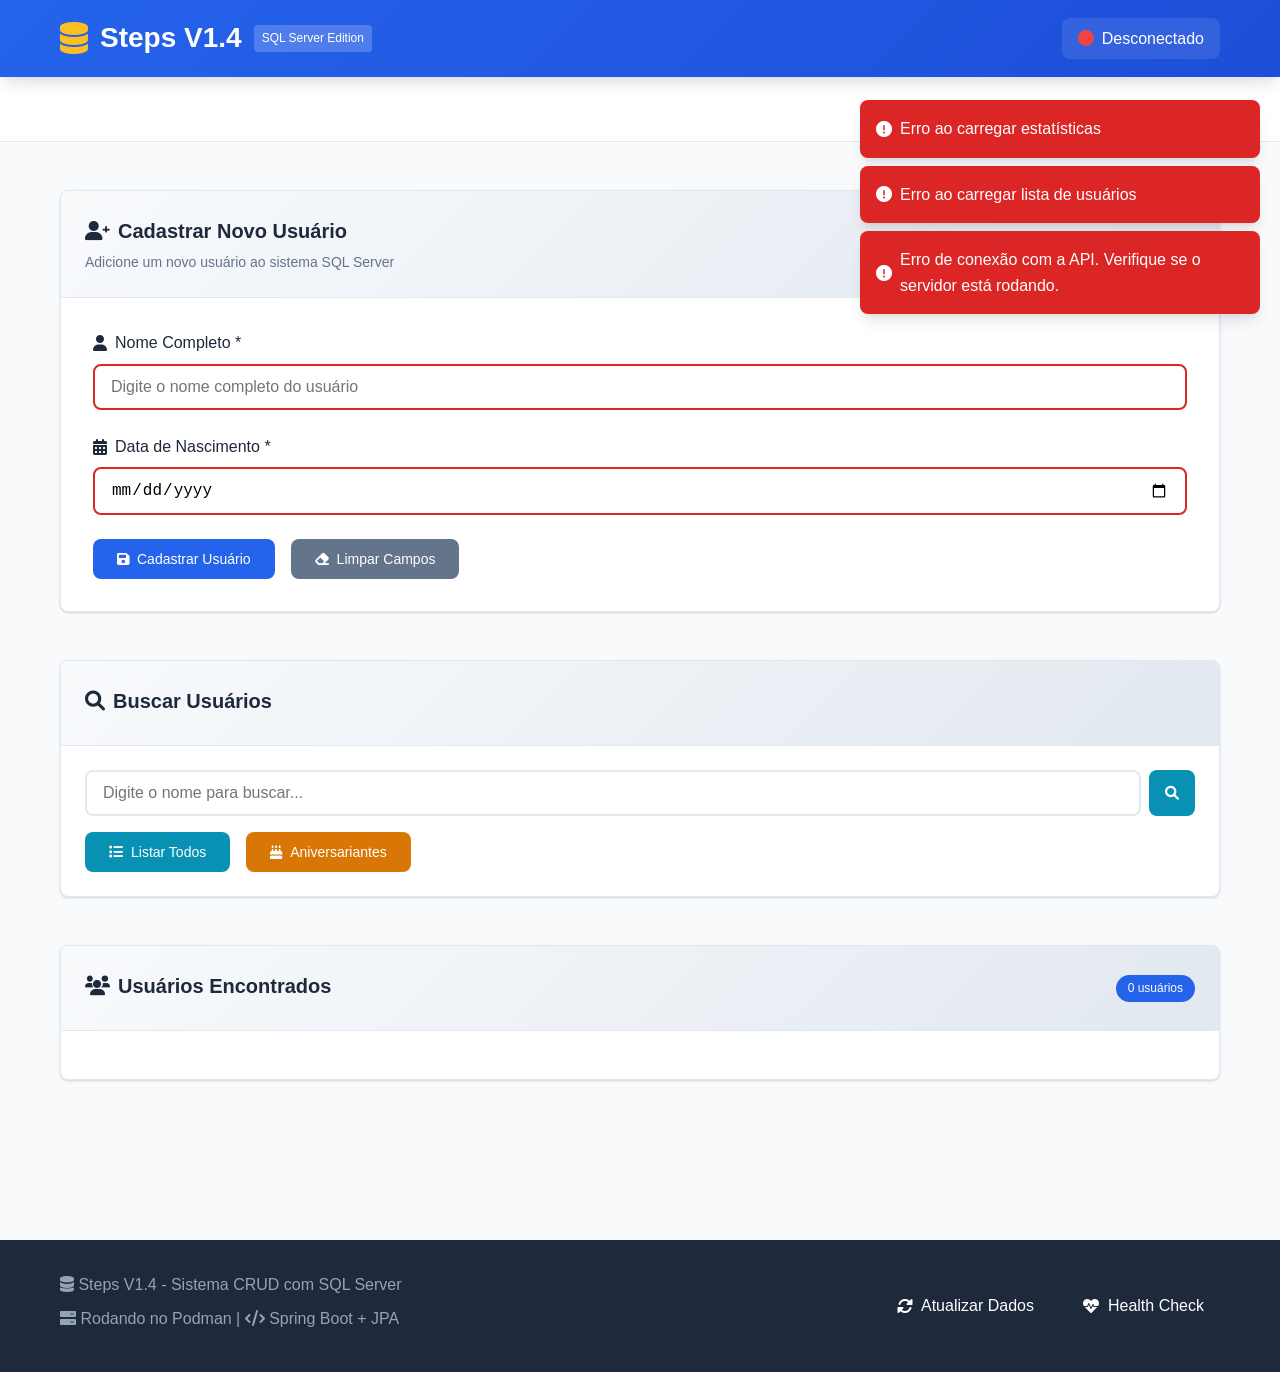
<file: frontend-v14/index.html>
<!DOCTYPE html>
<html lang="pt-BR">
<head>
    <meta charset="UTF-8">
    <meta name="viewport" content="width=device-width, initial-scale=1.0">
    <title>Steps V1.4 - Sistema CRUD com SQL Server</title>
    <link rel="stylesheet" href="styles.css">
    <link href="https://cdnjs.cloudflare.com/ajax/libs/font-awesome/6.0.0/css/all.min.css" rel="stylesheet">
</head>
<body>
    <!-- 🎯 CABEÇALHO DA APLICAÇÃO -->
    <header class="header">
        <div class="container">
            <div class="header-content">
                <div class="logo">
                    <i class="fas fa-database"></i>
                    <h1>Steps V1.4</h1>
                    <span class="version">SQL Server Edition</span>
                </div>
                <div class="connection-status" id="connectionStatus">
                    <i class="fas fa-circle"></i>
                    <span>Verificando conexão...</span>
                </div>
            </div>
        </div>
    </header>

    <!-- 📊 PAINEL DE ESTATÍSTICAS -->
    <section class="stats-panel">
        <div class="container">
            <div class="stats-grid" id="statsGrid">
                <!-- Estatísticas serão inseridas aqui via JavaScript -->
            </div>
        </div>
    </section>

    <!-- 🎮 ÁREA PRINCIPAL DE CONTEÚDO -->
    <main class="main-content">
        <div class="container">
            
            <!-- 📋 SEÇÃO DE CADASTRO -->
            <section class="form-section">
                <div class="form-card">
                    <div class="form-header">
                        <h2><i class="fas fa-user-plus"></i> Cadastrar Novo Usuário</h2>
                        <p>Adicione um novo usuário ao sistema SQL Server</p>
                    </div>
                    
                    <form id="usuarioForm" class="usuario-form">
                        <div class="form-group">
                            <label for="nome">
                                <i class="fas fa-user"></i>
                                Nome Completo *
                            </label>
                            <input type="text" id="nome" name="nome" required 
                                   placeholder="Digite o nome completo do usuário">
                            <span class="error-message" id="nomeError"></span>
                        </div>
                        
                        <div class="form-group">
                            <label for="dataNascimento">
                                <i class="fas fa-calendar-alt"></i>
                                Data de Nascimento *
                            </label>
                            <input type="date" id="dataNascimento" name="dataNascimento" required>
                            <span class="error-message" id="dataError"></span>
                        </div>
                        
                        <div class="form-actions">
                            <button type="submit" class="btn btn-primary" id="submitBtn">
                                <i class="fas fa-save"></i>
                                <span>Cadastrar Usuário</span>
                            </button>
                            <button type="button" class="btn btn-secondary" id="limparBtn">
                                <i class="fas fa-eraser"></i>
                                Limpar Campos
                            </button>
                        </div>
                    </form>
                </div>
            </section>

            <!-- 🔍 SEÇÃO DE BUSCA -->
            <section class="search-section">
                <div class="search-card">
                    <div class="search-header">
                        <h2><i class="fas fa-search"></i> Buscar Usuários</h2>
                    </div>
                    
                    <div class="search-controls">
                        <div class="search-group">
                            <input type="text" id="searchInput" placeholder="Digite o nome para buscar...">
                            <button class="btn btn-search" id="searchBtn">
                                <i class="fas fa-search"></i>
                            </button>
                        </div>
                        
                        <div class="search-buttons">
                            <button class="btn btn-info" id="listarTodosBtn">
                                <i class="fas fa-list"></i>
                                Listar Todos
                            </button>
                            <button class="btn btn-warning" id="aniversariantesBtn">
                                <i class="fas fa-birthday-cake"></i>
                                Aniversariantes
                            </button>
                        </div>
                    </div>
                </div>
            </section>

            <!-- 📊 SEÇÃO DE RESULTADOS -->
            <section class="results-section">
                <div class="results-card">
                    <div class="results-header">
                        <h2><i class="fas fa-users"></i> Usuários Encontrados</h2>
                        <span class="results-count" id="resultsCount">0 usuários</span>
                    </div>
                    
                    <!-- Lista de Usuários -->
                    <div class="usuarios-list" id="usuariosList">
                        <!-- Usuários serão inseridos aqui via JavaScript -->
                    </div>
                </div>
            </section>
        </div>
    </main>

    <!-- 🎯 MODAL DE EDIÇÃO -->
    <div id="editModal" class="modal">
        <div class="modal-content">
            <div class="modal-header">
                <h3><i class="fas fa-edit"></i> Editar Usuário</h3>
                <button class="modal-close" id="closeModal">
                    <i class="fas fa-times"></i>
                </button>
            </div>
            
            <form id="editForm" class="edit-form">
                <input type="hidden" id="editId">
                
                <div class="form-group">
                    <label for="editNome">
                        <i class="fas fa-user"></i>
                        Nome Completo *
                    </label>
                    <input type="text" id="editNome" required>
                </div>
                
                <div class="form-group">
                    <label for="editDataNascimento">
                        <i class="fas fa-calendar-alt"></i>
                        Data de Nascimento *
                    </label>
                    <input type="date" id="editDataNascimento" required>
                </div>
                
                <div class="modal-actions">
                    <button type="submit" class="btn btn-primary">
                        <i class="fas fa-save"></i>
                        Salvar Alterações
                    </button>
                    <button type="button" class="btn btn-secondary" id="cancelEdit">
                        <i class="fas fa-times"></i>
                        Cancelar
                    </button>
                </div>
            </form>
        </div>
    </div>

    <!-- 🔄 LOADING OVERLAY -->
    <div id="loadingOverlay" class="loading-overlay">
        <div class="loading-content">
            <div class="spinner"></div>
            <p>Processando...</p>
        </div>
    </div>

    <!-- 📢 ÁREA DE NOTIFICAÇÕES -->
    <div id="notifications" class="notifications">
        <!-- Notificações serão inseridas aqui via JavaScript -->
    </div>

    <!-- 📄 RODAPÉ -->
    <footer class="footer">
        <div class="container">
            <div class="footer-content">
                <div class="footer-info">
                    <p><i class="fas fa-database"></i> Steps V1.4 - Sistema CRUD com SQL Server</p>
                    <p><i class="fas fa-server"></i> Rodando no Podman | <i class="fas fa-code"></i> Spring Boot + JPA</p>
                </div>
                <div class="footer-links">
                    <a href="#" id="refreshStats">
                        <i class="fas fa-sync-alt"></i>
                        Atualizar Dados
                    </a>
                    <a href="/actuator/health" target="_blank">
                        <i class="fas fa-heartbeat"></i>
                        Health Check
                    </a>
                </div>
            </div>
        </div>
    </footer>

    <!-- 📜 SCRIPTS -->
    <script src="script.js"></script>
</body>
</html>
</file>
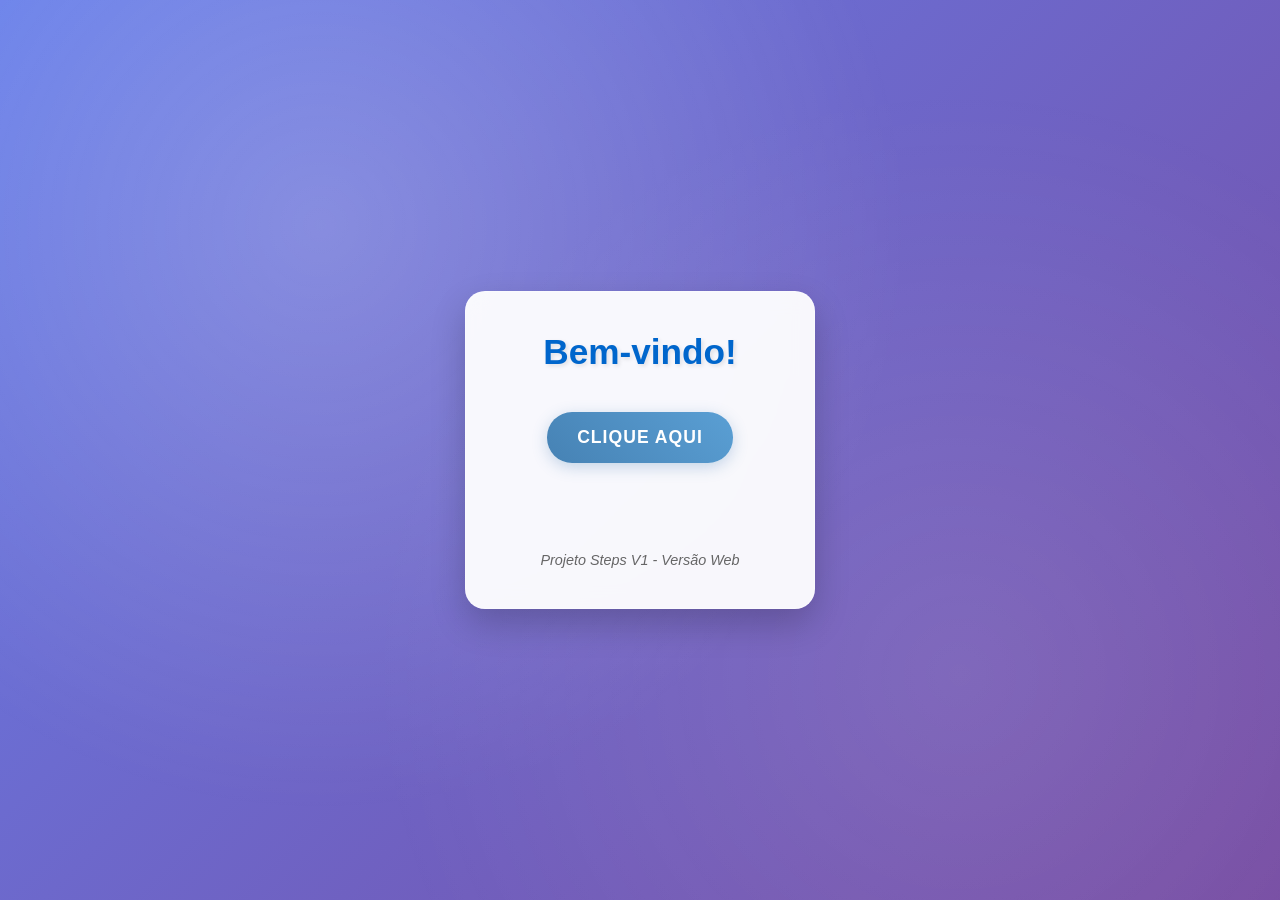
<file: frontend/index.html>
<!DOCTYPE html>
<html lang="pt-BR">
<head>
    <meta charset="UTF-8">
    <meta name="viewport" content="width=device-width, initial-scale=1.0">
    <title>Interface Web - Projeto Steps V1</title>
    <link rel="stylesheet" href="styles.css">
</head>
<body>
    <div class="container">
        <header>
            <h1 class="welcome-title">Bem-vindo!</h1>
        </header>
        
        <main class="main-content">
            <button id="thankButton" class="action-button">
                Clique Aqui
            </button>
            
            <div id="thankMessage" class="thank-message hidden">
                Obrigado!
            </div>
        </main>
        
        <footer>
            <p class="footer-text">Projeto Steps V1 - Versão Web</p>
        </footer>
    </div>
    
    <script src="script.js"></script>
</body>
</html>
</file>
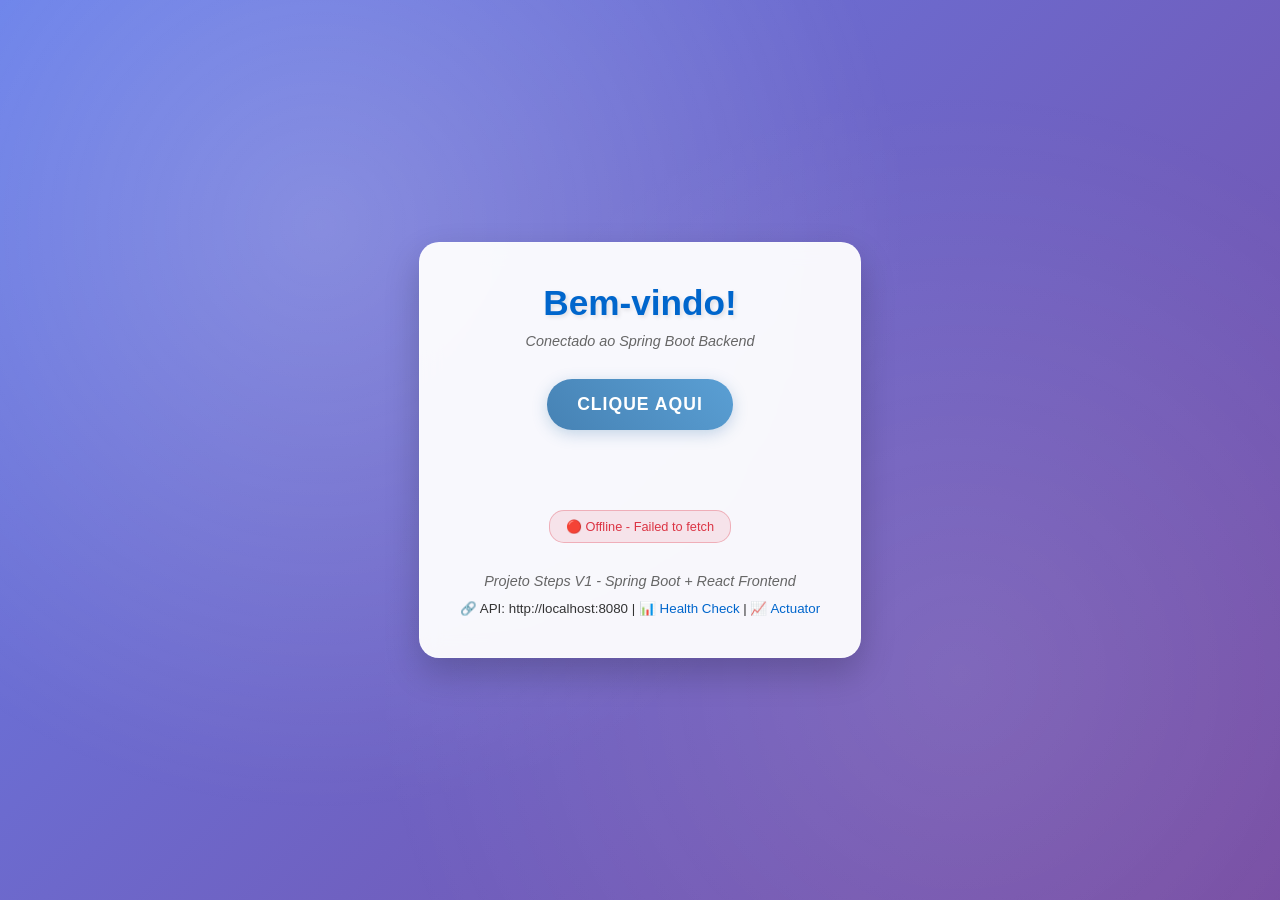
<file: backend/src/main/resources/static/index.html>
<!DOCTYPE html>
<html lang="pt-BR">
<head>
    <meta charset="UTF-8">
    <meta name="viewport" content="width=device-width, initial-scale=1.0">
    <title>Interface Web - Projeto Steps V1 (Spring Boot)</title>
    <link rel="stylesheet" href="styles.css">
</head>
<body>
    <!-- 
        ESTRUTURA HTML DA INTERFACE WEB
        
        EXPLICAÇÃO PARA INICIANTES:
        
        Esta é a estrutura da nossa página web que vai interagir com o backend Spring Boot.
        A página mantém o mesmo design visual da versão anterior, mas agora se comunica
        com uma API REST ao invés de apenas JavaScript local.
        
        COMPONENTES PRINCIPAIS:
        - Header: Contém a mensagem de boas-vindas
        - Main: Área principal com botão e área de mensagem
        - Footer: Informações do projeto
        - Scripts: Lógica JavaScript para comunicação com API
    -->
    
    <div class="container">
        <!-- CABEÇALHO COM TÍTULO -->
        <header>
            <h1 class="welcome-title">Bem-vindo!</h1>
            <p class="subtitle">Conectado ao Spring Boot Backend</p>
        </header>
        
        <!-- ÁREA PRINCIPAL DE CONTEÚDO -->
        <main class="main-content">
            <!-- BOTÃO PRINCIPAL QUE FAZ CHAMADA PARA API -->
            <button id="thankButton" class="action-button">
                Clique Aqui
            </button>
            
            <!-- ÁREA PARA EXIBIR RESPOSTA DA API -->
            <div id="thankMessage" class="thank-message hidden">
                Obrigado!
            </div>
            
            <!-- INDICADOR DE STATUS DA CONEXÃO COM API -->
            <div id="apiStatus" class="api-status">
                <span id="statusText">Verificando conexão...</span>
            </div>
        </main>
        
        <!-- RODAPÉ COM INFORMAÇÕES -->
        <footer>
            <p class="footer-text">Projeto Steps V1 - Spring Boot + React Frontend</p>
            <div class="api-info">
                <small>
                    🔗 API: <span id="apiUrl">http://localhost:8080</span> |
                    📊 <a href="http://localhost:8080/actuator/health" target="_blank">Health Check</a> |
                    📈 <a href="http://localhost:8080/actuator" target="_blank">Actuator</a>
                </small>
            </div>
        </footer>
    </div>
    
    <!-- JAVASCRIPT PARA COMUNICAÇÃO COM API -->
    <script src="script.js"></script>
</body>
</html>
</file>
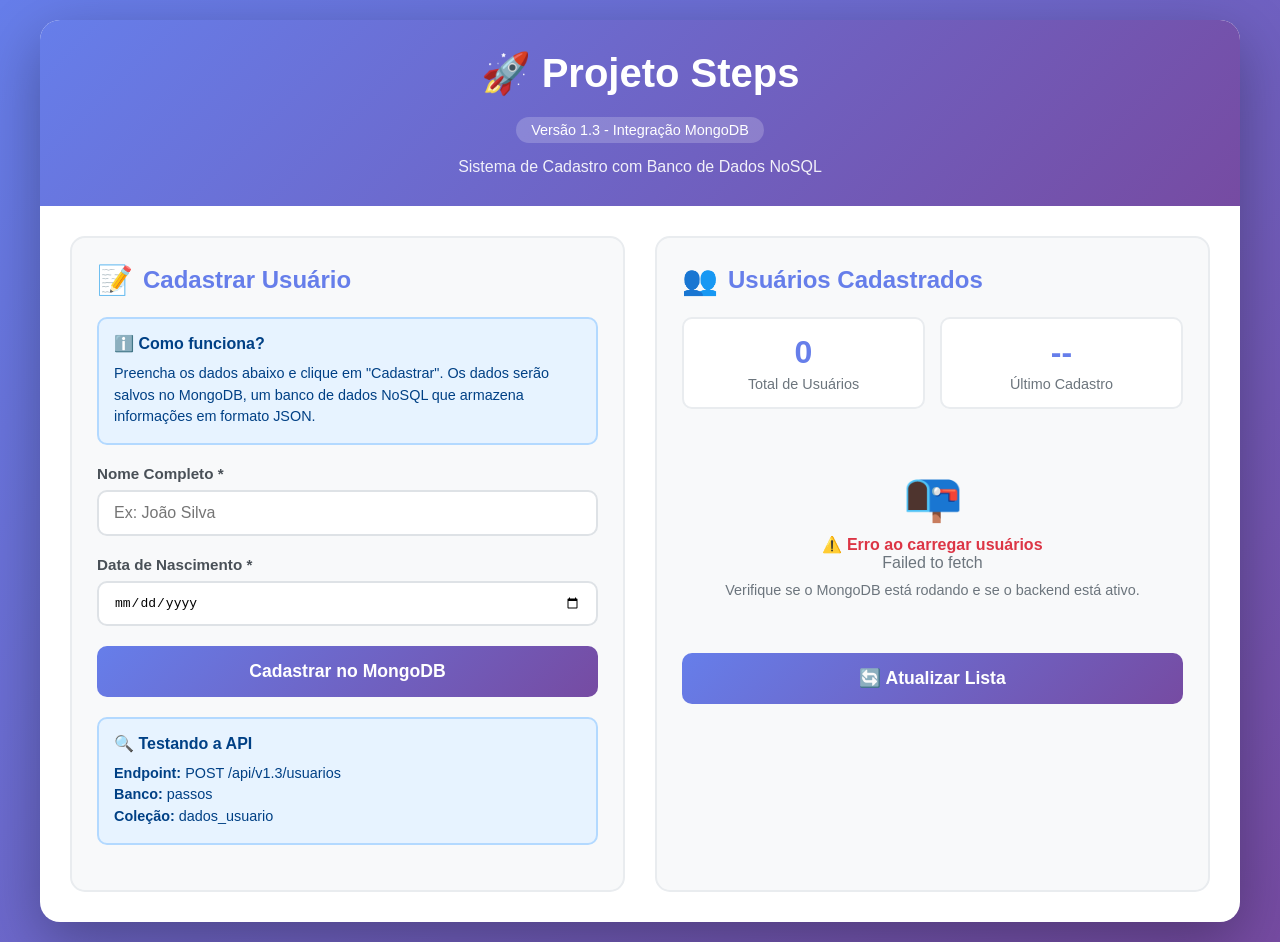
<file: backend/src/main/resources/static/demo-v13.html>
<!DOCTYPE html>
<html lang="pt-BR">
<head>
    <meta charset="UTF-8">
    <meta name="viewport" content="width=device-width, initial-scale=1.0">
    <title>Steps V1.3 - Cadastro com MongoDB</title>
    <style>
        * {
            margin: 0;
            padding: 0;
            box-sizing: border-box;
        }

        body {
            font-family: 'Segoe UI', Tahoma, Geneva, Verdana, sans-serif;
            background: linear-gradient(135deg, #667eea 0%, #764ba2 100%);
            min-height: 100vh;
            display: flex;
            justify-content: center;
            align-items: center;
            padding: 20px;
        }

        .container {
            background: white;
            border-radius: 20px;
            box-shadow: 0 20px 60px rgba(0, 0, 0, 0.3);
            max-width: 1200px;
            width: 100%;
            overflow: hidden;
        }

        .header {
            background: linear-gradient(135deg, #667eea 0%, #764ba2 100%);
            color: white;
            padding: 30px;
            text-align: center;
        }

        .header h1 {
            font-size: 2.5em;
            margin-bottom: 10px;
        }

        .header .version {
            background: rgba(255, 255, 255, 0.2);
            display: inline-block;
            padding: 5px 15px;
            border-radius: 20px;
            font-size: 0.9em;
            margin-top: 10px;
        }

        .content {
            display: grid;
            grid-template-columns: 1fr 1fr;
            gap: 30px;
            padding: 30px;
        }

        .section {
            background: #f8f9fa;
            padding: 25px;
            border-radius: 15px;
            border: 2px solid #e9ecef;
        }

        .section h2 {
            color: #667eea;
            margin-bottom: 20px;
            font-size: 1.5em;
            display: flex;
            align-items: center;
            gap: 10px;
        }

        .section h2::before {
            content: "📝";
            font-size: 1.2em;
        }

        .usuarios-list h2::before {
            content: "👥";
        }

        .form-group {
            margin-bottom: 20px;
        }

        .form-group label {
            display: block;
            color: #495057;
            font-weight: 600;
            margin-bottom: 8px;
            font-size: 0.95em;
        }

        .form-group input {
            width: 100%;
            padding: 12px 15px;
            border: 2px solid #dee2e6;
            border-radius: 10px;
            font-size: 1em;
            transition: all 0.3s;
        }

        .form-group input:focus {
            outline: none;
            border-color: #667eea;
            box-shadow: 0 0 0 3px rgba(102, 126, 234, 0.1);
        }

        .btn {
            width: 100%;
            padding: 15px;
            background: linear-gradient(135deg, #667eea 0%, #764ba2 100%);
            color: white;
            border: none;
            border-radius: 10px;
            font-size: 1.1em;
            font-weight: 600;
            cursor: pointer;
            transition: transform 0.2s, box-shadow 0.2s;
        }

        .btn:hover {
            transform: translateY(-2px);
            box-shadow: 0 5px 20px rgba(102, 126, 234, 0.4);
        }

        .btn:active {
            transform: translateY(0);
        }

        .btn:disabled {
            background: #6c757d;
            cursor: not-allowed;
            transform: none;
        }

        .message {
            padding: 15px;
            border-radius: 10px;
            margin-bottom: 20px;
            font-weight: 500;
            display: none;
        }

        .message.success {
            background: #d4edda;
            color: #155724;
            border: 2px solid #c3e6cb;
            display: block;
        }

        .message.error {
            background: #f8d7da;
            color: #721c24;
            border: 2px solid #f5c6cb;
            display: block;
        }

        .usuario-card {
            background: white;
            padding: 15px;
            border-radius: 10px;
            margin-bottom: 15px;
            border: 2px solid #e9ecef;
            transition: transform 0.2s, box-shadow 0.2s;
        }

        .usuario-card:hover {
            transform: translateX(5px);
            box-shadow: 0 5px 15px rgba(0, 0, 0, 0.1);
        }

        .usuario-card h3 {
            color: #667eea;
            margin-bottom: 8px;
            font-size: 1.2em;
        }

        .usuario-card p {
            color: #6c757d;
            font-size: 0.95em;
            margin-bottom: 5px;
        }

        .usuario-card .id {
            font-family: 'Courier New', monospace;
            font-size: 0.85em;
            color: #adb5bd;
            word-break: break-all;
        }

        .usuario-card .actions {
            margin-top: 10px;
            display: flex;
            gap: 10px;
        }

        .btn-small {
            padding: 8px 15px;
            border: none;
            border-radius: 6px;
            cursor: pointer;
            font-size: 0.9em;
            font-weight: 600;
            transition: all 0.2s;
        }

        .btn-delete {
            background: #dc3545;
            color: white;
        }

        .btn-delete:hover {
            background: #c82333;
        }

        .stats {
            display: grid;
            grid-template-columns: repeat(2, 1fr);
            gap: 15px;
            margin-bottom: 20px;
        }

        .stat-card {
            background: white;
            padding: 15px;
            border-radius: 10px;
            text-align: center;
            border: 2px solid #e9ecef;
        }

        .stat-card .number {
            font-size: 2em;
            font-weight: bold;
            color: #667eea;
        }

        .stat-card .label {
            color: #6c757d;
            font-size: 0.9em;
            margin-top: 5px;
        }

        .loading {
            text-align: center;
            padding: 20px;
            color: #6c757d;
        }

        .empty-state {
            text-align: center;
            padding: 40px 20px;
            color: #6c757d;
        }

        .empty-state::before {
            content: "📭";
            font-size: 3em;
            display: block;
            margin-bottom: 10px;
        }

        @media (max-width: 768px) {
            .content {
                grid-template-columns: 1fr;
            }

            .header h1 {
                font-size: 1.8em;
            }

            .stats {
                grid-template-columns: 1fr;
            }
        }

        .info-box {
            background: #e7f3ff;
            border: 2px solid #b3d9ff;
            border-radius: 10px;
            padding: 15px;
            margin-bottom: 20px;
        }

        .info-box h4 {
            color: #004085;
            margin-bottom: 10px;
        }

        .info-box p {
            color: #004085;
            font-size: 0.9em;
            line-height: 1.5;
        }
    </style>
</head>
<body>
    <div class="container">
        <div class="header">
            <h1>🚀 Projeto Steps</h1>
            <div class="version">Versão 1.3 - Integração MongoDB</div>
            <p style="margin-top: 15px; opacity: 0.9;">Sistema de Cadastro com Banco de Dados NoSQL</p>
        </div>

        <div class="content">
            <!-- SEÇÃO DE CADASTRO -->
            <div class="section cadastro-form">
                <h2>Cadastrar Usuário</h2>
                
                <div class="info-box">
                    <h4>ℹ️ Como funciona?</h4>
                    <p>
                        Preencha os dados abaixo e clique em "Cadastrar". 
                        Os dados serão salvos no MongoDB, um banco de dados NoSQL 
                        que armazena informações em formato JSON.
                    </p>
                </div>

                <div id="message" class="message"></div>

                <form id="cadastroForm">
                    <div class="form-group">
                        <label for="nome">Nome Completo *</label>
                        <input 
                            type="text" 
                            id="nome" 
                            name="nome" 
                            placeholder="Ex: João Silva"
                            required
                            minlength="3"
                        >
                    </div>

                    <div class="form-group">
                        <label for="dataNascimento">Data de Nascimento *</label>
                        <input 
                            type="date" 
                            id="dataNascimento" 
                            name="dataNascimento" 
                            required
                            max=""
                        >
                    </div>

                    <button type="submit" class="btn" id="btnCadastrar">
                        Cadastrar no MongoDB
                    </button>
                </form>

                <div class="info-box" style="margin-top: 20px;">
                    <h4>🔍 Testando a API</h4>
                    <p>
                        <strong>Endpoint:</strong> POST /api/v1.3/usuarios<br>
                        <strong>Banco:</strong> passos<br>
                        <strong>Coleção:</strong> dados_usuario
                    </p>
                </div>
            </div>

            <!-- SEÇÃO DE LISTAGEM -->
            <div class="section usuarios-list">
                <h2>Usuários Cadastrados</h2>

                <div class="stats">
                    <div class="stat-card">
                        <div class="number" id="totalUsuarios">0</div>
                        <div class="label">Total de Usuários</div>
                    </div>
                    <div class="stat-card">
                        <div class="number" id="ultimoCadastro">--</div>
                        <div class="label">Último Cadastro</div>
                    </div>
                </div>

                <div id="usuariosContainer">
                    <div class="loading">Carregando usuários...</div>
                </div>

                <button class="btn" onclick="carregarUsuarios()" style="margin-top: 15px;">
                    🔄 Atualizar Lista
                </button>
            </div>
        </div>
    </div>

    <script>
        // ========================================
        // CONFIGURAÇÃO DA API
        // ========================================
        
        const API_BASE_URL = 'http://localhost:8080/api/v1.3';
        
        // ========================================
        // CONFIGURAÇÃO DA DATA MÁXIMA (HOJE)
        // ========================================
        
        // Define a data máxima como hoje para evitar datas futuras
        document.getElementById('dataNascimento').max = new Date().toISOString().split('T')[0];
        
        // ========================================
        // FUNÇÃO: CADASTRAR USUÁRIO
        // ========================================
        
        document.getElementById('cadastroForm').addEventListener('submit', async (e) => {
            e.preventDefault();
            
            const nome = document.getElementById('nome').value.trim();
            const dataNascimento = document.getElementById('dataNascimento').value;
            
            // Validação básica no frontend
            if (!nome || !dataNascimento) {
                mostrarMensagem('Por favor, preencha todos os campos!', 'error');
                return;
            }
            
            const btnCadastrar = document.getElementById('btnCadastrar');
            btnCadastrar.disabled = true;
            btnCadastrar.textContent = 'Cadastrando...';
            
            try {
                // Envia POST para a API
                const response = await fetch(`${API_BASE_URL}/usuarios`, {
                    method: 'POST',
                    headers: {
                        'Content-Type': 'application/json'
                    },
                    body: JSON.stringify({
                        nome: nome,
                        dataNascimento: dataNascimento
                    })
                });
                
                const data = await response.json();
                
                if (response.ok) {
                    mostrarMensagem(
                        `✅ ${data.mensagem} ID: ${data.usuario.id.substring(0, 8)}...`, 
                        'success'
                    );
                    
                    // Limpa o formulário
                    document.getElementById('cadastroForm').reset();
                    
                    // Atualiza a lista
                    carregarUsuarios();
                } else {
                    mostrarMensagem(`❌ Erro: ${data.erro}`, 'error');
                }
                
            } catch (error) {
                mostrarMensagem(`❌ Erro ao conectar com a API: ${error.message}`, 'error');
                console.error('Erro:', error);
            } finally {
                btnCadastrar.disabled = false;
                btnCadastrar.textContent = 'Cadastrar no MongoDB';
            }
        });
        
        // ========================================
        // FUNÇÃO: MOSTRAR MENSAGEM
        // ========================================
        
        function mostrarMensagem(texto, tipo) {
            const messageDiv = document.getElementById('message');
            messageDiv.textContent = texto;
            messageDiv.className = `message ${tipo}`;
            
            // Remove a mensagem após 5 segundos
            setTimeout(() => {
                messageDiv.className = 'message';
            }, 5000);
        }
        
        // ========================================
        // FUNÇÃO: CARREGAR USUÁRIOS
        // ========================================
        
        async function carregarUsuarios() {
            const container = document.getElementById('usuariosContainer');
            container.innerHTML = '<div class="loading">Carregando usuários...</div>';
            
            try {
                const response = await fetch(`${API_BASE_URL}/usuarios`);
                
                if (!response.ok) {
                    throw new Error(`HTTP error! status: ${response.status}`);
                }
                
                const data = await response.json();
                const usuarios = data.usuarios || [];
                
                // Atualiza estatísticas
                document.getElementById('totalUsuarios').textContent = usuarios.length;
                
                if (usuarios.length > 0) {
                    // Pega o último cadastro
                    const ultimoUsuario = usuarios[usuarios.length - 1];
                    const ultimoNome = ultimoUsuario.nome.split(' ')[0];
                    document.getElementById('ultimoCadastro').textContent = ultimoNome;
                    
                    // Renderiza os cards
                    container.innerHTML = usuarios.map(usuario => `
                        <div class="usuario-card">
                            <h3>${usuario.nome}</h3>
                            <p>📅 Nascimento: ${formatarData(usuario.dataNascimento)}</p>
                            <p class="id">🔑 ID: ${usuario.id}</p>
                            <div class="actions">
                                <button class="btn-small btn-delete" onclick="deletarUsuario('${usuario.id}', '${usuario.nome}')">
                                    🗑️ Deletar
                                </button>
                            </div>
                        </div>
                    `).join('');
                } else {
                    container.innerHTML = `
                        <div class="empty-state">
                            <p><strong>Nenhum usuário cadastrado ainda</strong></p>
                            <p>Cadastre o primeiro usuário usando o formulário ao lado!</p>
                        </div>
                    `;
                    document.getElementById('ultimoCadastro').textContent = '--';
                }
                
            } catch (error) {
                container.innerHTML = `
                    <div class="empty-state">
                        <p style="color: #dc3545;"><strong>⚠️ Erro ao carregar usuários</strong></p>
                        <p>${error.message}</p>
                        <p style="margin-top: 10px; font-size: 0.9em;">
                            Verifique se o MongoDB está rodando e se o backend está ativo.
                        </p>
                    </div>
                `;
                console.error('Erro:', error);
            }
        }
        
        // ========================================
        // FUNÇÃO: DELETAR USUÁRIO
        // ========================================
        
        async function deletarUsuario(id, nome) {
            if (!confirm(`Tem certeza que deseja deletar o usuário "${nome}"?`)) {
                return;
            }
            
            try {
                const response = await fetch(`${API_BASE_URL}/usuarios/${id}`, {
                    method: 'DELETE'
                });
                
                const data = await response.json();
                
                if (response.ok) {
                    mostrarMensagem(`✅ Usuário "${nome}" deletado com sucesso!`, 'success');
                    carregarUsuarios();
                } else {
                    mostrarMensagem(`❌ Erro ao deletar: ${data.erro}`, 'error');
                }
                
            } catch (error) {
                mostrarMensagem(`❌ Erro ao deletar usuário: ${error.message}`, 'error');
                console.error('Erro:', error);
            }
        }
        
        // ========================================
        // FUNÇÃO: FORMATAR DATA
        // ========================================
        
        function formatarData(dataString) {
            const data = new Date(dataString + 'T00:00:00');
            return data.toLocaleDateString('pt-BR', {
                day: '2-digit',
                month: '2-digit',
                year: 'numeric'
            });
        }
        
        // ========================================
        // CARREGA USUÁRIOS AO ABRIR A PÁGINA
        // ========================================
        
        carregarUsuarios();
        
        // Atualiza automaticamente a cada 30 segundos
        setInterval(carregarUsuarios, 30000);
    </script>
</body>
</html>
</file>
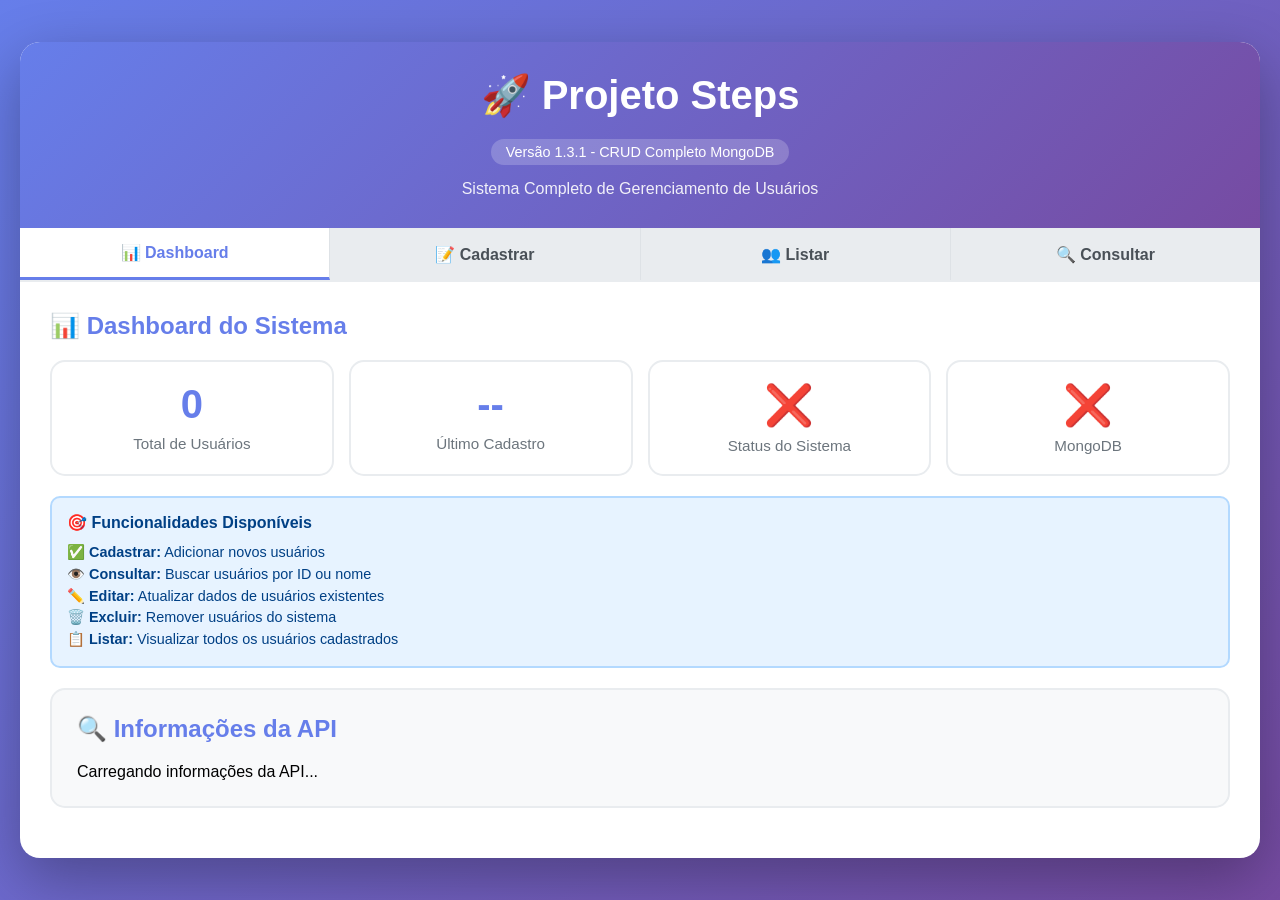
<file: backend/src/main/resources/static/demo-v131.html>
<!DOCTYPE html>
<html lang="pt-BR">
<head>
    <meta charset="UTF-8">
    <meta name="viewport" content="width=device-width, initial-scale=1.0">
    <title>Steps V1.3.1 - CRUD Completo MongoDB</title>
    <style>
        * {
            margin: 0;
            padding: 0;
            box-sizing: border-box;
        }

        body {
            font-family: 'Segoe UI', Tahoma, Geneva, Verdana, sans-serif;
            background: linear-gradient(135deg, #667eea 0%, #764ba2 100%);
            min-height: 100vh;
            display: flex;
            justify-content: center;
            align-items: center;
            padding: 20px;
        }

        .container {
            background: white;
            border-radius: 20px;
            box-shadow: 0 20px 60px rgba(0, 0, 0, 0.3);
            max-width: 1400px;
            width: 100%;
            overflow: hidden;
        }

        .header {
            background: linear-gradient(135deg, #667eea 0%, #764ba2 100%);
            color: white;
            padding: 30px;
            text-align: center;
        }

        .header h1 {
            font-size: 2.5em;
            margin-bottom: 10px;
        }

        .header .version {
            background: rgba(255, 255, 255, 0.2);
            display: inline-block;
            padding: 5px 15px;
            border-radius: 20px;
            font-size: 0.9em;
            margin-top: 10px;
        }

        .tabs {
            display: flex;
            background: #f8f9fa;
            border-bottom: 2px solid #e9ecef;
        }

        .tab {
            flex: 1;
            padding: 15px 20px;
            text-align: center;
            background: #e9ecef;
            border: none;
            cursor: pointer;
            font-weight: 600;
            font-size: 1em;
            color: #495057;
            transition: all 0.3s;
            border-right: 1px solid #dee2e6;
        }

        .tab:last-child {
            border-right: none;
        }

        .tab.active {
            background: white;
            color: #667eea;
            border-bottom: 3px solid #667eea;
        }

        .tab:hover:not(.active) {
            background: #f8f9fa;
            color: #667eea;
        }

        .tab-content {
            display: none;
            padding: 30px;
        }

        .tab-content.active {
            display: block;
        }

        .section {
            background: #f8f9fa;
            padding: 25px;
            border-radius: 15px;
            border: 2px solid #e9ecef;
            margin-bottom: 20px;
        }

        .section h2 {
            color: #667eea;
            margin-bottom: 20px;
            font-size: 1.5em;
            display: flex;
            align-items: center;
            gap: 10px;
        }

        .form-group {
            margin-bottom: 20px;
        }

        .form-group label {
            display: block;
            color: #495057;
            font-weight: 600;
            margin-bottom: 8px;
            font-size: 0.95em;
        }

        .form-group input, .form-group select {
            width: 100%;
            padding: 12px 15px;
            border: 2px solid #dee2e6;
            border-radius: 10px;
            font-size: 1em;
            transition: all 0.3s;
        }

        .form-group input:focus, .form-group select:focus {
            outline: none;
            border-color: #667eea;
            box-shadow: 0 0 0 3px rgba(102, 126, 234, 0.1);
        }

        .btn {
            width: 100%;
            padding: 15px;
            background: linear-gradient(135deg, #667eea 0%, #764ba2 100%);
            color: white;
            border: none;
            border-radius: 10px;
            font-size: 1.1em;
            font-weight: 600;
            cursor: pointer;
            transition: transform 0.2s, box-shadow 0.2s;
        }

        .btn:hover {
            transform: translateY(-2px);
            box-shadow: 0 5px 20px rgba(102, 126, 234, 0.4);
        }

        .btn:active {
            transform: translateY(0);
        }

        .btn:disabled {
            background: #6c757d;
            cursor: not-allowed;
            transform: none;
        }

        .btn-secondary {
            background: linear-gradient(135deg, #6c757d 0%, #495057 100%);
        }

        .btn-success {
            background: linear-gradient(135deg, #28a745 0%, #20c997 100%);
        }

        .btn-warning {
            background: linear-gradient(135deg, #ffc107 0%, #fd7e14 100%);
            color: #212529;
        }

        .btn-danger {
            background: linear-gradient(135deg, #dc3545 0%, #c82333 100%);
        }

        .btn-small {
            padding: 8px 15px;
            font-size: 0.9em;
            width: auto;
            margin: 2px;
        }

        .message {
            padding: 15px;
            border-radius: 10px;
            margin-bottom: 20px;
            font-weight: 500;
            display: none;
        }

        .message.success {
            background: #d4edda;
            color: #155724;
            border: 2px solid #c3e6cb;
            display: block;
        }

        .message.error {
            background: #f8d7da;
            color: #721c24;
            border: 2px solid #f5c6cb;
            display: block;
        }

        .message.info {
            background: #d1ecf1;
            color: #0c5460;
            border: 2px solid #bee5eb;
            display: block;
        }

        .usuario-card {
            background: white;
            padding: 20px;
            border-radius: 15px;
            margin-bottom: 15px;
            border: 2px solid #e9ecef;
            transition: transform 0.2s, box-shadow 0.2s;
        }

        .usuario-card:hover {
            transform: translateX(5px);
            box-shadow: 0 5px 15px rgba(0, 0, 0, 0.1);
        }

        .usuario-card h3 {
            color: #667eea;
            margin-bottom: 8px;
            font-size: 1.3em;
        }

        .usuario-card p {
            color: #6c757d;
            font-size: 0.95em;
            margin-bottom: 5px;
        }

        .usuario-card .id {
            font-family: 'Courier New', monospace;
            font-size: 0.85em;
            color: #adb5bd;
            word-break: break-all;
            margin-bottom: 10px;
        }

        .usuario-card .actions {
            margin-top: 15px;
            display: flex;
            gap: 10px;
            flex-wrap: wrap;
        }

        .stats {
            display: grid;
            grid-template-columns: repeat(auto-fit, minmax(200px, 1fr));
            gap: 15px;
            margin-bottom: 20px;
        }

        .stat-card {
            background: white;
            padding: 20px;
            border-radius: 15px;
            text-align: center;
            border: 2px solid #e9ecef;
            transition: transform 0.2s;
        }

        .stat-card:hover {
            transform: translateY(-3px);
        }

        .stat-card .number {
            font-size: 2.5em;
            font-weight: bold;
            color: #667eea;
        }

        .stat-card .label {
            color: #6c757d;
            font-size: 0.95em;
            margin-top: 8px;
        }

        .loading {
            text-align: center;
            padding: 40px 20px;
            color: #6c757d;
        }

        .empty-state {
            text-align: center;
            padding: 40px 20px;
            color: #6c757d;
        }

        .empty-state::before {
            content: "📭";
            font-size: 3em;
            display: block;
            margin-bottom: 10px;
        }

        .info-box {
            background: #e7f3ff;
            border: 2px solid #b3d9ff;
            border-radius: 10px;
            padding: 15px;
            margin-bottom: 20px;
        }

        .info-box h4 {
            color: #004085;
            margin-bottom: 10px;
        }

        .info-box p {
            color: #004085;
            font-size: 0.9em;
            line-height: 1.5;
        }

        .search-section {
            background: white;
            padding: 20px;
            border-radius: 15px;
            border: 2px solid #e9ecef;
            margin-bottom: 20px;
        }

        .search-form {
            display: flex;
            gap: 10px;
            align-items: end;
        }

        .search-form .form-group {
            flex: 1;
            margin-bottom: 0;
        }

        .search-form .btn {
            width: auto;
            min-width: 120px;
        }

        .modal {
            display: none;
            position: fixed;
            z-index: 1000;
            left: 0;
            top: 0;
            width: 100%;
            height: 100%;
            background-color: rgba(0, 0, 0, 0.5);
        }

        .modal-content {
            background-color: white;
            margin: 5% auto;
            padding: 30px;
            border-radius: 20px;
            width: 90%;
            max-width: 600px;
            position: relative;
        }

        .close {
            position: absolute;
            right: 20px;
            top: 15px;
            font-size: 28px;
            font-weight: bold;
            color: #aaa;
            cursor: pointer;
        }

        .close:hover {
            color: #000;
        }

        @media (max-width: 768px) {
            .tabs {
                flex-direction: column;
            }

            .tab {
                border-right: none;
                border-bottom: 1px solid #dee2e6;
            }

            .search-form {
                flex-direction: column;
            }

            .usuario-card .actions {
                flex-direction: column;
            }

            .btn-small {
                width: 100%;
            }
        }

        .form-row {
            display: grid;
            grid-template-columns: 1fr 1fr;
            gap: 15px;
        }

        @media (max-width: 600px) {
            .form-row {
                grid-template-columns: 1fr;
            }
        }
    </style>
</head>
<body>
    <div class="container">
        <div class="header">
            <h1>🚀 Projeto Steps</h1>
            <div class="version">Versão 1.3.1 - CRUD Completo MongoDB</div>
            <p style="margin-top: 15px; opacity: 0.9;">Sistema Completo de Gerenciamento de Usuários</p>
        </div>

        <div class="tabs">
            <button class="tab active" onclick="openTab(event, 'dashboard')">📊 Dashboard</button>
            <button class="tab" onclick="openTab(event, 'cadastrar')">📝 Cadastrar</button>
            <button class="tab" onclick="openTab(event, 'listar')">👥 Listar</button>
            <button class="tab" onclick="openTab(event, 'consultar')">🔍 Consultar</button>
        </div>

        <!-- TAB: DASHBOARD -->
        <div id="dashboard" class="tab-content active">
            <h2 style="color: #667eea; margin-bottom: 20px;">📊 Dashboard do Sistema</h2>
            
            <div class="stats">
                <div class="stat-card">
                    <div class="number" id="dashTotalUsuarios">0</div>
                    <div class="label">Total de Usuários</div>
                </div>
                <div class="stat-card">
                    <div class="number" id="dashUltimoCadastro">--</div>
                    <div class="label">Último Cadastro</div>
                </div>
                <div class="stat-card">
                    <div class="number" id="dashSistemaStatus">✅</div>
                    <div class="label">Status do Sistema</div>
                </div>
                <div class="stat-card">
                    <div class="number" id="dashBancoStatus">🔌</div>
                    <div class="label">MongoDB</div>
                </div>
            </div>

            <div class="info-box">
                <h4>🎯 Funcionalidades Disponíveis</h4>
                <p>
                    <strong>✅ Cadastrar:</strong> Adicionar novos usuários<br>
                    <strong>👁️ Consultar:</strong> Buscar usuários por ID ou nome<br>
                    <strong>✏️ Editar:</strong> Atualizar dados de usuários existentes<br>
                    <strong>🗑️ Excluir:</strong> Remover usuários do sistema<br>
                    <strong>📋 Listar:</strong> Visualizar todos os usuários cadastrados
                </p>
            </div>

            <div class="section">
                <h2>🔍 Informações da API</h2>
                <div id="apiInfo">Carregando informações da API...</div>
            </div>
        </div>

        <!-- TAB: CADASTRAR -->
        <div id="cadastrar" class="tab-content">
            <div class="section">
                <h2>📝 Cadastrar Novo Usuário</h2>
                
                <div id="mensagemCadastro" class="message"></div>

                <form id="cadastroForm">
                    <div class="form-row">
                        <div class="form-group">
                            <label for="nome">Nome Completo *</label>
                            <input 
                                type="text" 
                                id="nome" 
                                name="nome" 
                                placeholder="Ex: João Silva"
                                required
                                minlength="3"
                            >
                        </div>

                        <div class="form-group">
                            <label for="dataNascimento">Data de Nascimento *</label>
                            <input 
                                type="date" 
                                id="dataNascimento" 
                                name="dataNascimento" 
                                required
                                max=""
                            >
                        </div>
                    </div>

                    <button type="submit" class="btn" id="btnCadastrar">
                        ➕ Cadastrar Usuário
                    </button>
                </form>
            </div>
        </div>

        <!-- TAB: LISTAR -->
        <div id="listar" class="tab-content">
            <div class="section">
                <h2>👥 Lista de Usuários Cadastrados</h2>
                
                <div class="stats">
                    <div class="stat-card">
                        <div class="number" id="totalUsuarios">0</div>
                        <div class="label">Total de Usuários</div>
                    </div>
                    <div class="stat-card">
                        <div class="number" id="ultimoCadastro">--</div>
                        <div class="label">Último Cadastro</div>
                    </div>
                </div>

                <div style="display: flex; gap: 10px; margin-bottom: 20px;">
                    <button class="btn" onclick="carregarUsuarios()">🔄 Atualizar Lista</button>
                    <button class="btn btn-secondary" onclick="exportarUsuarios()">📥 Exportar JSON</button>
                </div>

                <div id="usuariosContainer">
                    <div class="loading">Carregando usuários...</div>
                </div>
            </div>
        </div>

        <!-- TAB: CONSULTAR -->
        <div id="consultar" class="tab-content">
            <div class="search-section">
                <h2 style="color: #667eea; margin-bottom: 20px;">🔍 Consultar Usuários</h2>
                
                <div class="search-form">
                    <div class="form-group">
                        <label for="tipoConsulta">Tipo de Consulta</label>
                        <select id="tipoConsulta" onchange="toggleConsulta()">
                            <option value="id">Buscar por ID</option>
                            <option value="nome">Buscar por Nome</option>
                            <option value="todos">Listar Todos</option>
                        </select>
                    </div>
                    <div class="form-group" id="campoConsulta">
                        <label for="valorConsulta">ID do Usuário</label>
                        <input type="text" id="valorConsulta" placeholder="Digite o ID do usuário">
                    </div>
                    <button class="btn" onclick="executarConsulta()">🔍 Buscar</button>
                </div>
            </div>

            <div id="resultadoConsulta"></div>
        </div>
    </div>

    <!-- MODAL DE EDIÇÃO -->
    <div id="modalEdicao" class="modal">
        <div class="modal-content">
            <span class="close" onclick="fecharModalEdicao()">&times;</span>
            <h2 style="color: #667eea; margin-bottom: 20px;">✏️ Editar Usuário</h2>
            
            <div id="mensagemEdicao" class="message"></div>

            <form id="edicaoForm">
                <div class="form-group">
                    <label for="editId">ID do Usuário</label>
                    <input type="text" id="editId" readonly style="background: #f8f9fa;">
                </div>

                <div class="form-row">
                    <div class="form-group">
                        <label for="editNome">Nome Completo *</label>
                        <input 
                            type="text" 
                            id="editNome" 
                            name="nome" 
                            required
                            minlength="3"
                        >
                    </div>

                    <div class="form-group">
                        <label for="editDataNascimento">Data de Nascimento *</label>
                        <input 
                            type="date" 
                            id="editDataNascimento" 
                            name="dataNascimento" 
                            required
                            max=""
                        >
                    </div>
                </div>

                <div style="display: flex; gap: 10px;">
                    <button type="submit" class="btn btn-success">💾 Salvar Alterações</button>
                    <button type="button" class="btn btn-secondary" onclick="fecharModalEdicao()">❌ Cancelar</button>
                </div>
            </form>
        </div>
    </div>

    <script>
        // ========================================
        // CONFIGURAÇÃO DA API
        // ========================================
        
        const API_BASE_URL = 'http://localhost:8080/api/v1.31';
        
        // ========================================
        // CONFIGURAÇÃO DE DATAS
        // ========================================
        
        // Define a data máxima como hoje para todos os campos de data
        const hoje = new Date().toISOString().split('T')[0];
        document.getElementById('dataNascimento').max = hoje;
        document.getElementById('editDataNascimento').max = hoje;
        
        // ========================================
        // NAVEGAÇÃO ENTRE TABS
        // ========================================
        
        function openTab(evt, tabName) {
            const tabContents = document.getElementsByClassName('tab-content');
            const tabs = document.getElementsByClassName('tab');
            
            // Esconde todos os conteúdos
            for (let i = 0; i < tabContents.length; i++) {
                tabContents[i].classList.remove('active');
            }
            
            // Remove classe active de todas as tabs
            for (let i = 0; i < tabs.length; i++) {
                tabs[i].classList.remove('active');
            }
            
            // Mostra o conteúdo selecionado e marca a tab como ativa
            document.getElementById(tabName).classList.add('active');
            evt.currentTarget.classList.add('active');
            
            // Carrega dados específicos da tab
            if (tabName === 'dashboard') {
                carregarDashboard();
            } else if (tabName === 'listar') {
                carregarUsuarios();
            }
        }
        
        // ========================================
        // DASHBOARD
        // ========================================
        
        async function carregarDashboard() {
            try {
                // Carrega informações da API
                const apiResponse = await fetch(`${API_BASE_URL}/`);
                const apiInfo = await apiResponse.json();
                
                document.getElementById('apiInfo').innerHTML = `
                    <div class="info-box">
                        <h4>📡 ${apiInfo.titulo || 'API Steps'}</h4>
                        <p><strong>Versão:</strong> ${apiInfo.versao || '1.3.1'}</p>
                        <p><strong>Banco:</strong> ${apiInfo.banco_de_dados || 'MongoDB'}</p>
                        <p><strong>Coleção:</strong> ${apiInfo.colecao || 'dados_usuario'}</p>
                    </div>
                `;
                
                // Carrega estatísticas
                const statsResponse = await fetch(`${API_BASE_URL}/estatisticas`);
                const stats = await statsResponse.json();
                
                document.getElementById('dashTotalUsuarios').textContent = stats.total_usuarios || 0;
                document.getElementById('dashSistemaStatus').textContent = '✅';
                document.getElementById('dashBancoStatus').textContent = '✅';
                
                // Carrega último cadastro
                const usuariosResponse = await fetch(`${API_BASE_URL}/usuarios`);
                const usuarios = await usuariosResponse.json();
                
                if (usuarios.usuarios && usuarios.usuarios.length > 0) {
                    const ultimo = usuarios.usuarios[usuarios.usuarios.length - 1];
                    document.getElementById('dashUltimoCadastro').textContent = ultimo.nome.split(' ')[0];
                }
                
            } catch (error) {
                document.getElementById('dashSistemaStatus').textContent = '❌';
                document.getElementById('dashBancoStatus').textContent = '❌';
                console.error('Erro ao carregar dashboard:', error);
            }
        }
        
        // ========================================
        // CADASTRO DE USUÁRIOS
        // ========================================
        
        document.getElementById('cadastroForm').addEventListener('submit', async (e) => {
            e.preventDefault();
            
            const nome = document.getElementById('nome').value.trim();
            const dataNascimento = document.getElementById('dataNascimento').value;
            
            if (!nome || !dataNascimento) {
                mostrarMensagem('mensagemCadastro', 'Por favor, preencha todos os campos!', 'error');
                return;
            }
            
            const btnCadastrar = document.getElementById('btnCadastrar');
            btnCadastrar.disabled = true;
            btnCadastrar.textContent = 'Cadastrando...';
            
            try {
                const response = await fetch(`${API_BASE_URL}/usuarios`, {
                    method: 'POST',
                    headers: {
                        'Content-Type': 'application/json'
                    },
                    body: JSON.stringify({
                        nome: nome,
                        dataNascimento: dataNascimento
                    })
                });
                
                const data = await response.json();
                
                if (response.ok) {
                    mostrarMensagem('mensagemCadastro', 
                        `✅ ${data.mensagem} ID: ${data.usuario.id.substring(0, 8)}...`, 
                        'success'
                    );
                    
                    document.getElementById('cadastroForm').reset();
                } else {
                    mostrarMensagem('mensagemCadastro', `❌ Erro: ${data.erro}`, 'error');
                }
                
            } catch (error) {
                mostrarMensagem('mensagemCadastro', `❌ Erro ao conectar com a API: ${error.message}`, 'error');
                console.error('Erro:', error);
            } finally {
                btnCadastrar.disabled = false;
                btnCadastrar.textContent = '➕ Cadastrar Usuário';
            }
        });
        
        // ========================================
        // LISTAGEM DE USUÁRIOS
        // ========================================
        
        async function carregarUsuarios() {
            const container = document.getElementById('usuariosContainer');
            container.innerHTML = '<div class="loading">Carregando usuários...</div>';
            
            try {
                const response = await fetch(`${API_BASE_URL}/usuarios`);
                
                if (!response.ok) {
                    throw new Error(`HTTP error! status: ${response.status}`);
                }
                
                const data = await response.json();
                const usuarios = data.usuarios || [];
                
                // Atualiza estatísticas
                document.getElementById('totalUsuarios').textContent = usuarios.length;
                
                if (usuarios.length > 0) {
                    const ultimoUsuario = usuarios[usuarios.length - 1];
                    const ultimoNome = ultimoUsuario.nome.split(' ')[0];
                    document.getElementById('ultimoCadastro').textContent = ultimoNome;
                    
                    // Renderiza os cards
                    container.innerHTML = usuarios.map(usuario => `
                        <div class="usuario-card">
                            <h3>${usuario.nome}</h3>
                            <p>📅 <strong>Nascimento:</strong> ${formatarData(usuario.dataNascimento)}</p>
                            <p class="id">🔑 <strong>ID:</strong> ${usuario.id}</p>
                            <div class="actions">
                                <button class="btn-small btn-success" onclick="editarUsuario('${usuario.id}')">
                                    ✏️ Editar
                                </button>
                                <button class="btn-small btn-warning" onclick="consultarUsuario('${usuario.id}')">
                                    👁️ Ver Detalhes
                                </button>
                                <button class="btn-small btn-danger" onclick="deletarUsuario('${usuario.id}', '${usuario.nome}')">
                                    🗑️ Excluir
                                </button>
                            </div>
                        </div>
                    `).join('');
                } else {
                    container.innerHTML = `
                        <div class="empty-state">
                            <p><strong>Nenhum usuário cadastrado ainda</strong></p>
                            <p>Use a aba "Cadastrar" para adicionar o primeiro usuário!</p>
                        </div>
                    `;
                    document.getElementById('ultimoCadastro').textContent = '--';
                }
                
            } catch (error) {
                container.innerHTML = `
                    <div class="empty-state">
                        <p style="color: #dc3545;"><strong>⚠️ Erro ao carregar usuários</strong></p>
                        <p>${error.message}</p>
                        <p style="margin-top: 10px; font-size: 0.9em;">
                            Verifique se o MongoDB está rodando e se o backend está ativo.
                        </p>
                    </div>
                `;
                console.error('Erro:', error);
            }
        }
        
        // ========================================
        // CONSULTA DE USUÁRIOS
        // ========================================
        
        function toggleConsulta() {
            const tipo = document.getElementById('tipoConsulta').value;
            const campo = document.getElementById('campoConsulta');
            const valorInput = document.getElementById('valorConsulta');
            const label = campo.querySelector('label');
            
            if (tipo === 'id') {
                campo.style.display = 'block';
                label.textContent = 'ID do Usuário';
                valorInput.placeholder = 'Digite o ID do usuário';
            } else if (tipo === 'nome') {
                campo.style.display = 'block';
                label.textContent = 'Nome ou parte do nome';
                valorInput.placeholder = 'Digite o nome do usuário';
            } else {
                campo.style.display = 'none';
            }
        }
        
        async function executarConsulta() {
            const tipo = document.getElementById('tipoConsulta').value;
            const valor = document.getElementById('valorConsulta').value.trim();
            const resultado = document.getElementById('resultadoConsulta');
            
            resultado.innerHTML = '<div class="loading">Buscando...</div>';
            
            try {
                let response;
                
                if (tipo === 'todos') {
                    response = await fetch(`${API_BASE_URL}/usuarios`);
                } else if (tipo === 'id') {
                    if (!valor) {
                        resultado.innerHTML = '<div class="message error">Por favor, digite um ID para buscar.</div>';
                        return;
                    }
                    response = await fetch(`${API_BASE_URL}/usuarios/${valor}`);
                } else if (tipo === 'nome') {
                    if (!valor) {
                        resultado.innerHTML = '<div class="message error">Por favor, digite um nome para buscar.</div>';
                        return;
                    }
                    response = await fetch(`${API_BASE_URL}/usuarios/buscar?nome=${encodeURIComponent(valor)}`);
                }
                
                const data = await response.json();
                
                if (response.ok) {
                    if (tipo === 'id') {
                        // Busca por ID retorna um usuário
                        resultado.innerHTML = `
                            <div class="section">
                                <h3>👤 Usuário Encontrado</h3>
                                <div class="usuario-card">
                                    <h3>${data.usuario.nome}</h3>
                                    <p>📅 <strong>Nascimento:</strong> ${formatarData(data.usuario.dataNascimento)}</p>
                                    <p class="id">🔑 <strong>ID:</strong> ${data.usuario.id}</p>
                                    <div class="actions">
                                        <button class="btn-small btn-success" onclick="editarUsuario('${data.usuario.id}')">
                                            ✏️ Editar
                                        </button>
                                        <button class="btn-small btn-danger" onclick="deletarUsuario('${data.usuario.id}', '${data.usuario.nome}')">
                                            🗑️ Excluir
                                        </button>
                                    </div>
                                </div>
                            </div>
                        `;
                    } else {
                        // Busca por nome ou todos retorna lista
                        const usuarios = data.usuarios || [];
                        
                        if (usuarios.length > 0) {
                            resultado.innerHTML = `
                                <div class="section">
                                    <h3>👥 ${usuarios.length} usuário(s) encontrado(s)</h3>
                                    ${usuarios.map(usuario => `
                                        <div class="usuario-card">
                                            <h3>${usuario.nome}</h3>
                                            <p>📅 <strong>Nascimento:</strong> ${formatarData(usuario.dataNascimento)}</p>
                                            <p class="id">🔑 <strong>ID:</strong> ${usuario.id}</p>
                                            <div class="actions">
                                                <button class="btn-small btn-success" onclick="editarUsuario('${usuario.id}')">
                                                    ✏️ Editar
                                                </button>
                                                <button class="btn-small btn-danger" onclick="deletarUsuario('${usuario.id}', '${usuario.nome}')">
                                                    🗑️ Excluir
                                                </button>
                                            </div>
                                        </div>
                                    `).join('')}
                                </div>
                            `;
                        } else {
                            resultado.innerHTML = '<div class="message info">Nenhum usuário encontrado com estes critérios.</div>';
                        }
                    }
                } else {
                    resultado.innerHTML = `<div class="message error">❌ ${data.erro || 'Erro na consulta'}</div>`;
                }
                
            } catch (error) {
                resultado.innerHTML = `<div class="message error">❌ Erro ao executar consulta: ${error.message}</div>`;
                console.error('Erro na consulta:', error);
            }
        }
        
        function consultarUsuario(id) {
            // Muda para a tab de consulta
            document.querySelector('.tab.active').classList.remove('active');
            document.querySelector('.tab-content.active').classList.remove('active');
            
            document.querySelectorAll('.tab')[3].classList.add('active');
            document.getElementById('consultar').classList.add('active');
            
            // Configura consulta por ID
            document.getElementById('tipoConsulta').value = 'id';
            document.getElementById('valorConsulta').value = id;
            toggleConsulta();
            
            // Executa a consulta
            executarConsulta();
        }
        
        // ========================================
        // EDIÇÃO DE USUÁRIOS
        // ========================================
        
        async function editarUsuario(id) {
            try {
                // Busca dados do usuário
                const response = await fetch(`${API_BASE_URL}/usuarios/${id}`);
                const data = await response.json();
                
                if (response.ok) {
                    // Preenche o modal com os dados
                    document.getElementById('editId').value = data.usuario.id;
                    document.getElementById('editNome').value = data.usuario.nome;
                    document.getElementById('editDataNascimento').value = data.usuario.dataNascimento;
                    
                    // Abre o modal
                    document.getElementById('modalEdicao').style.display = 'block';
                    
                    // Limpa mensagens anteriores
                    document.getElementById('mensagemEdicao').className = 'message';
                } else {
                    alert('❌ Erro ao carregar dados do usuário: ' + data.erro);
                }
                
            } catch (error) {
                alert('❌ Erro ao conectar com a API: ' + error.message);
                console.error('Erro:', error);
            }
        }
        
        function fecharModalEdicao() {
            document.getElementById('modalEdicao').style.display = 'none';
            document.getElementById('mensagemEdicao').className = 'message';
            document.getElementById('edicaoForm').reset();
        }
        
        // Fecha modal ao clicar fora dele
        window.onclick = function(event) {
            const modal = document.getElementById('modalEdicao');
            if (event.target === modal) {
                fecharModalEdicao();
            }
        }
        
        document.getElementById('edicaoForm').addEventListener('submit', async (e) => {
            e.preventDefault();
            
            const id = document.getElementById('editId').value;
            const nome = document.getElementById('editNome').value.trim();
            const dataNascimento = document.getElementById('editDataNascimento').value;
            
            if (!nome || !dataNascimento) {
                mostrarMensagem('mensagemEdicao', 'Por favor, preencha todos os campos!', 'error');
                return;
            }
            
            const btnSalvar = document.querySelector('#edicaoForm button[type="submit"]');
            btnSalvar.disabled = true;
            btnSalvar.textContent = 'Salvando...';
            
            try {
                const response = await fetch(`${API_BASE_URL}/usuarios/${id}`, {
                    method: 'PUT',
                    headers: {
                        'Content-Type': 'application/json'
                    },
                    body: JSON.stringify({
                        nome: nome,
                        dataNascimento: dataNascimento
                    })
                });
                
                const data = await response.json();
                
                if (response.ok) {
                    mostrarMensagem('mensagemEdicao', 
                        `✅ ${data.mensagem}`, 
                        'success'
                    );
                    
                    // Atualiza as listas se estão visíveis
                    carregarUsuarios();
                    
                    // Fecha o modal após 2 segundos
                    setTimeout(() => {
                        fecharModalEdicao();
                    }, 2000);
                } else {
                    mostrarMensagem('mensagemEdicao', `❌ Erro: ${data.erro}`, 'error');
                }
                
            } catch (error) {
                mostrarMensagem('mensagemEdicao', `❌ Erro ao conectar com a API: ${error.message}`, 'error');
                console.error('Erro:', error);
            } finally {
                btnSalvar.disabled = false;
                btnSalvar.textContent = '💾 Salvar Alterações';
            }
        });
        
        // ========================================
        // EXCLUSÃO DE USUÁRIOS
        // ========================================
        
        async function deletarUsuario(id, nome) {
            if (!confirm(`Tem certeza que deseja excluir o usuário "${nome}"?\n\nEsta ação não pode ser desfeita.`)) {
                return;
            }
            
            try {
                const response = await fetch(`${API_BASE_URL}/usuarios/${id}`, {
                    method: 'DELETE'
                });
                
                const data = await response.json();
                
                if (response.ok) {
                    alert(`✅ Usuário "${nome}" excluído com sucesso!`);
                    carregarUsuarios();
                    carregarDashboard();
                } else {
                    alert(`❌ Erro ao excluir usuário: ${data.erro}`);
                }
                
            } catch (error) {
                alert(`❌ Erro ao conectar com a API: ${error.message}`);
                console.error('Erro:', error);
            }
        }
        
        // ========================================
        // UTILITÁRIOS
        // ========================================
        
        function mostrarMensagem(elementId, texto, tipo) {
            const messageDiv = document.getElementById(elementId);
            messageDiv.textContent = texto;
            messageDiv.className = `message ${tipo}`;
            
            // Remove a mensagem após 5 segundos (exceto se for sucesso em modal)
            if (elementId !== 'mensagemEdicao' || tipo !== 'success') {
                setTimeout(() => {
                    messageDiv.className = 'message';
                }, 5000);
            }
        }
        
        function formatarData(dataString) {
            const data = new Date(dataString + 'T00:00:00');
            return data.toLocaleDateString('pt-BR', {
                day: '2-digit',
                month: '2-digit',
                year: 'numeric'
            });
        }
        
        function exportarUsuarios() {
            fetch(`${API_BASE_URL}/usuarios`)
                .then(response => response.json())
                .then(data => {
                    const blob = new Blob([JSON.stringify(data.usuarios, null, 2)], {
                        type: 'application/json'
                    });
                    const url = URL.createObjectURL(blob);
                    const a = document.createElement('a');
                    a.href = url;
                    a.download = 'usuarios_' + new Date().toISOString().split('T')[0] + '.json';
                    document.body.appendChild(a);
                    a.click();
                    document.body.removeChild(a);
                    URL.revokeObjectURL(url);
                })
                .catch(error => {
                    alert('❌ Erro ao exportar dados: ' + error.message);
                });
        }
        
        // ========================================
        // INICIALIZAÇÃO
        // ========================================
        
        // Carrega o dashboard ao iniciar
        carregarDashboard();
        
        // Inicializa a consulta
        toggleConsulta();
    </script>
</body>
</html>
</file>
<file: frontend-v14/styles.css>
/* ===============================================
   🎨 STEPS V1.4 - ESTILOS PRINCIPAIS
   =============================================== */

/* Reset e Variáveis CSS */
:root {
    --primary-color: #2563eb;
    --primary-hover: #1d4ed8;
    --secondary-color: #64748b;
    --success-color: #059669;
    --warning-color: #d97706;
    --danger-color: #dc2626;
    --info-color: #0891b2;
    
    --background-light: #f8fafc;
    --background-card: #ffffff;
    --border-color: #e2e8f0;
    --text-primary: #1e293b;
    --text-secondary: #64748b;
    --text-muted: #94a3b8;
    
    --border-radius: 8px;
    --box-shadow: 0 1px 3px 0 rgba(0, 0, 0, 0.1), 0 1px 2px 0 rgba(0, 0, 0, 0.06);
    --box-shadow-lg: 0 10px 15px -3px rgba(0, 0, 0, 0.1), 0 4px 6px -2px rgba(0, 0, 0, 0.05);
    
    --animation-duration: 0.3s;
    --animation-easing: ease-in-out;
}

/* Reset Global */
* {
    margin: 0;
    padding: 0;
    box-sizing: border-box;
}

body {
    font-family: -apple-system, BlinkMacSystemFont, 'Segoe UI', Roboto, Oxygen, Ubuntu, Cantarell, sans-serif;
    line-height: 1.6;
    color: var(--text-primary);
    background-color: var(--background-light);
    overflow-x: hidden;
}

.container {
    max-width: 1200px;
    margin: 0 auto;
    padding: 0 20px;
}

/* ===============================================
   🏷️ CABEÇALHO
   =============================================== */
.header {
    background: linear-gradient(135deg, var(--primary-color) 0%, var(--primary-hover) 100%);
    color: white;
    padding: 1rem 0;
    box-shadow: var(--box-shadow-lg);
    position: sticky;
    top: 0;
    z-index: 100;
}

.header-content {
    display: flex;
    justify-content: space-between;
    align-items: center;
    flex-wrap: wrap;
}

.logo {
    display: flex;
    align-items: center;
    gap: 12px;
}

.logo i {
    font-size: 2rem;
    color: #fbbf24;
}

.logo h1 {
    font-size: 1.75rem;
    font-weight: 700;
    margin: 0;
}

.version {
    background: rgba(255, 255, 255, 0.2);
    padding: 0.25rem 0.5rem;
    border-radius: 4px;
    font-size: 0.75rem;
    font-weight: 500;
}

.connection-status {
    display: flex;
    align-items: center;
    gap: 8px;
    padding: 0.5rem 1rem;
    background: rgba(255, 255, 255, 0.1);
    border-radius: var(--border-radius);
    backdrop-filter: blur(10px);
}

.connection-status.connected i {
    color: #10b981;
    animation: pulse 2s infinite;
}

.connection-status.disconnected i {
    color: #ef4444;
}

@keyframes pulse {
    0%, 100% { opacity: 1; }
    50% { opacity: 0.5; }
}

/* ===============================================
   📊 PAINEL DE ESTATÍSTICAS
   =============================================== */
.stats-panel {
    padding: 2rem 0;
    background: var(--background-card);
    border-bottom: 1px solid var(--border-color);
}

.stats-grid {
    display: grid;
    grid-template-columns: repeat(auto-fit, minmax(200px, 1fr));
    gap: 1.5rem;
}

.stat-card {
    background: var(--background-card);
    border: 1px solid var(--border-color);
    border-radius: var(--border-radius);
    padding: 1.5rem;
    text-align: center;
    box-shadow: var(--box-shadow);
    transition: all var(--animation-duration) var(--animation-easing);
}

.stat-card:hover {
    transform: translateY(-2px);
    box-shadow: var(--box-shadow-lg);
}

.stat-icon {
    font-size: 2.5rem;
    margin-bottom: 0.5rem;
}

.stat-icon.primary { color: var(--primary-color); }
.stat-icon.success { color: var(--success-color); }
.stat-icon.warning { color: var(--warning-color); }
.stat-icon.info { color: var(--info-color); }

.stat-value {
    font-size: 2rem;
    font-weight: 700;
    color: var(--text-primary);
    margin-bottom: 0.25rem;
}

.stat-label {
    color: var(--text-secondary);
    font-size: 0.875rem;
    font-weight: 500;
}

/* ===============================================
   🎮 CONTEÚDO PRINCIPAL
   =============================================== */
.main-content {
    padding: 3rem 0;
}

.form-section,
.search-section,
.results-section {
    margin-bottom: 3rem;
}

/* Cards de Seção */
.form-card,
.search-card,
.results-card {
    background: var(--background-card);
    border: 1px solid var(--border-color);
    border-radius: var(--border-radius);
    box-shadow: var(--box-shadow);
    overflow: hidden;
}

.form-header,
.search-header,
.results-header {
    background: linear-gradient(135deg, #f8fafc 0%, #e2e8f0 100%);
    padding: 1.5rem;
    border-bottom: 1px solid var(--border-color);
}

.form-header h2,
.search-header h2,
.results-header h2 {
    color: var(--text-primary);
    font-size: 1.25rem;
    font-weight: 600;
    margin-bottom: 0.25rem;
    display: flex;
    align-items: center;
    gap: 0.5rem;
}

.form-header p {
    color: var(--text-secondary);
    font-size: 0.875rem;
}

.results-header {
    display: flex;
    justify-content: space-between;
    align-items: center;
}

.results-count {
    background: var(--primary-color);
    color: white;
    padding: 0.25rem 0.75rem;
    border-radius: 20px;
    font-size: 0.75rem;
    font-weight: 500;
}

/* ===============================================
   📝 FORMULÁRIOS
   =============================================== */
.usuario-form,
.edit-form {
    padding: 2rem;
}

.form-group {
    margin-bottom: 1.5rem;
}

.form-group label {
    display: flex;
    align-items: center;
    gap: 0.5rem;
    margin-bottom: 0.5rem;
    font-weight: 500;
    color: var(--text-primary);
}

.form-group input {
    width: 100%;
    padding: 0.75rem 1rem;
    border: 2px solid var(--border-color);
    border-radius: var(--border-radius);
    font-size: 1rem;
    transition: all var(--animation-duration) var(--animation-easing);
    background: var(--background-card);
}

.form-group input:focus {
    outline: none;
    border-color: var(--primary-color);
    box-shadow: 0 0 0 3px rgba(37, 99, 235, 0.1);
}

.form-group input:invalid {
    border-color: var(--danger-color);
}

.error-message {
    color: var(--danger-color);
    font-size: 0.75rem;
    margin-top: 0.25rem;
    display: block;
}

.form-actions {
    display: flex;
    gap: 1rem;
    flex-wrap: wrap;
}

/* ===============================================
   🔍 BUSCA
   =============================================== */
.search-controls {
    padding: 1.5rem;
}

.search-group {
    display: flex;
    gap: 0.5rem;
    margin-bottom: 1rem;
}

.search-group input {
    flex: 1;
    padding: 0.75rem 1rem;
    border: 2px solid var(--border-color);
    border-radius: var(--border-radius);
    font-size: 1rem;
}

.search-buttons {
    display: flex;
    gap: 1rem;
    flex-wrap: wrap;
}

/* ===============================================
   🎯 BOTÕES
   =============================================== */
.btn {
    display: inline-flex;
    align-items: center;
    gap: 0.5rem;
    padding: 0.75rem 1.5rem;
    border: none;
    border-radius: var(--border-radius);
    font-size: 0.875rem;
    font-weight: 500;
    text-decoration: none;
    cursor: pointer;
    transition: all var(--animation-duration) var(--animation-easing);
    white-space: nowrap;
}

.btn:disabled {
    opacity: 0.6;
    cursor: not-allowed;
}

/* Variações de Botões */
.btn-primary {
    background-color: var(--primary-color);
    color: white;
}

.btn-primary:hover:not(:disabled) {
    background-color: var(--primary-hover);
    transform: translateY(-1px);
}

.btn-secondary {
    background-color: var(--secondary-color);
    color: white;
}

.btn-secondary:hover:not(:disabled) {
    background-color: #475569;
    transform: translateY(-1px);
}

.btn-success {
    background-color: var(--success-color);
    color: white;
}

.btn-success:hover:not(:disabled) {
    background-color: #047857;
    transform: translateY(-1px);
}

.btn-warning {
    background-color: var(--warning-color);
    color: white;
}

.btn-warning:hover:not(:disabled) {
    background-color: #b45309;
    transform: translateY(-1px);
}

.btn-danger {
    background-color: var(--danger-color);
    color: white;
}

.btn-danger:hover:not(:disabled) {
    background-color: #b91c1c;
    transform: translateY(-1px);
}

.btn-info {
    background-color: var(--info-color);
    color: white;
}

.btn-info:hover:not(:disabled) {
    background-color: #0e7490;
    transform: translateY(-1px);
}

.btn-search {
    background-color: var(--info-color);
    color: white;
    padding: 0.75rem 1rem;
}

/* ===============================================
   👥 LISTA DE USUÁRIOS
   =============================================== */
.usuarios-list {
    padding: 1.5rem;
}

.usuario-item {
    display: flex;
    justify-content: space-between;
    align-items: center;
    padding: 1rem;
    border: 1px solid var(--border-color);
    border-radius: var(--border-radius);
    margin-bottom: 1rem;
    background: var(--background-card);
    transition: all var(--animation-duration) var(--animation-easing);
}

.usuario-item:hover {
    transform: translateX(4px);
    box-shadow: var(--box-shadow);
}

.usuario-info h3 {
    color: var(--text-primary);
    font-size: 1rem;
    font-weight: 600;
    margin-bottom: 0.25rem;
}

.usuario-info p {
    color: var(--text-secondary);
    font-size: 0.875rem;
}

.usuario-meta {
    display: flex;
    gap: 0.5rem;
    margin-top: 0.5rem;
    font-size: 0.75rem;
    color: var(--text-muted);
}

.usuario-actions {
    display: flex;
    gap: 0.5rem;
}

.btn-sm {
    padding: 0.5rem 0.75rem;
    font-size: 0.75rem;
}

/* ===============================================
   🎯 MODAL
   =============================================== */
.modal {
    display: none;
    position: fixed;
    z-index: 1000;
    left: 0;
    top: 0;
    width: 100%;
    height: 100%;
    background-color: rgba(0, 0, 0, 0.5);
    backdrop-filter: blur(4px);
}

.modal.show {
    display: flex;
    align-items: center;
    justify-content: center;
    animation: modalFadeIn var(--animation-duration) var(--animation-easing);
}

.modal-content {
    background: var(--background-card);
    border-radius: var(--border-radius);
    box-shadow: var(--box-shadow-lg);
    width: 90%;
    max-width: 500px;
    max-height: 90vh;
    overflow-y: auto;
    animation: modalSlideIn var(--animation-duration) var(--animation-easing);
}

.modal-header {
    display: flex;
    justify-content: space-between;
    align-items: center;
    padding: 1.5rem;
    border-bottom: 1px solid var(--border-color);
    background: linear-gradient(135deg, #f8fafc 0%, #e2e8f0 100%);
}

.modal-header h3 {
    margin: 0;
    color: var(--text-primary);
    display: flex;
    align-items: center;
    gap: 0.5rem;
}

.modal-close {
    background: none;
    border: none;
    font-size: 1.5rem;
    color: var(--text-muted);
    cursor: pointer;
    padding: 0.25rem;
    border-radius: var(--border-radius);
    transition: all var(--animation-duration) var(--animation-easing);
}

.modal-close:hover {
    background: var(--border-color);
    color: var(--text-primary);
}

.edit-form {
    padding: 2rem;
}

.modal-actions {
    display: flex;
    gap: 1rem;
    justify-content: flex-end;
    margin-top: 2rem;
}

@keyframes modalFadeIn {
    from { opacity: 0; }
    to { opacity: 1; }
}

@keyframes modalSlideIn {
    from { 
        transform: translateY(-50px) scale(0.95);
        opacity: 0;
    }
    to { 
        transform: translateY(0) scale(1);
        opacity: 1;
    }
}

/* ===============================================
   🔄 LOADING
   =============================================== */
.loading-overlay {
    display: none;
    position: fixed;
    top: 0;
    left: 0;
    width: 100%;
    height: 100%;
    background: rgba(255, 255, 255, 0.9);
    backdrop-filter: blur(4px);
    z-index: 9999;
    align-items: center;
    justify-content: center;
}

.loading-overlay.show {
    display: flex;
}

.loading-content {
    text-align: center;
    color: var(--text-primary);
}

.spinner {
    width: 40px;
    height: 40px;
    border: 4px solid var(--border-color);
    border-top: 4px solid var(--primary-color);
    border-radius: 50%;
    animation: spin 1s linear infinite;
    margin: 0 auto 1rem;
}

@keyframes spin {
    0% { transform: rotate(0deg); }
    100% { transform: rotate(360deg); }
}

/* ===============================================
   📢 NOTIFICAÇÕES
   =============================================== */
.notifications {
    position: fixed;
    top: 100px;
    right: 20px;
    z-index: 1000;
    max-width: 400px;
}

.notification {
    padding: 1rem;
    margin-bottom: 0.5rem;
    border-radius: var(--border-radius);
    box-shadow: var(--box-shadow-lg);
    animation: notificationSlideIn var(--animation-duration) var(--animation-easing);
}

.notification.success {
    background: var(--success-color);
    color: white;
}

.notification.error {
    background: var(--danger-color);
    color: white;
}

.notification.info {
    background: var(--info-color);
    color: white;
}

.notification.warning {
    background: var(--warning-color);
    color: white;
}

@keyframes notificationSlideIn {
    from {
        transform: translateX(100%);
        opacity: 0;
    }
    to {
        transform: translateX(0);
        opacity: 1;
    }
}

/* ===============================================
   📄 RODAPÉ
   =============================================== */
.footer {
    background: var(--text-primary);
    color: white;
    padding: 2rem 0;
    margin-top: 4rem;
}

.footer-content {
    display: flex;
    justify-content: space-between;
    align-items: center;
    flex-wrap: wrap;
    gap: 1rem;
}

.footer-info p {
    margin-bottom: 0.5rem;
    color: var(--text-muted);
}

.footer-links {
    display: flex;
    gap: 1rem;
}

.footer-links a {
    color: white;
    text-decoration: none;
    display: flex;
    align-items: center;
    gap: 0.5rem;
    padding: 0.5rem 1rem;
    border-radius: var(--border-radius);
    transition: all var(--animation-duration) var(--animation-easing);
}

.footer-links a:hover {
    background: rgba(255, 255, 255, 0.1);
    transform: translateY(-1px);
}

/* ===============================================
   📱 RESPONSIVIDADE
   =============================================== */
@media (max-width: 768px) {
    .container {
        padding: 0 15px;
    }
    
    .header-content,
    .footer-content {
        flex-direction: column;
        text-align: center;
        gap: 1rem;
    }
    
    .stats-grid {
        grid-template-columns: repeat(auto-fit, minmax(150px, 1fr));
        gap: 1rem;
    }
    
    .form-actions,
    .search-buttons,
    .modal-actions {
        flex-direction: column;
    }
    
    .usuario-item {
        flex-direction: column;
        align-items: flex-start;
        gap: 1rem;
    }
    
    .usuario-actions {
        width: 100%;
        justify-content: center;
    }
    
    .modal-content {
        width: 95%;
        margin: 1rem;
    }
}

@media (max-width: 480px) {
    .btn {
        width: 100%;
        justify-content: center;
    }
    
    .search-group {
        flex-direction: column;
    }
    
    .logo h1 {
        font-size: 1.5rem;
    }
    
    .version {
        display: none;
    }
}
</file>
<file: frontend/styles.css>
/* Reset e configurações básicas */
* {
    margin: 0;
    padding: 0;
    box-sizing: border-box;
}

body {
    font-family: 'Segoe UI', Tahoma, Geneva, Verdana, sans-serif;
    background: linear-gradient(135deg, #667eea 0%, #764ba2 100%);
    min-height: 100vh;
    display: flex;
    align-items: center;
    justify-content: center;
    color: #333;
}

.container {
    background: rgba(255, 255, 255, 0.95);
    border-radius: 20px;
    padding: 40px;
    box-shadow: 0 15px 35px rgba(0, 0, 0, 0.2);
    text-align: center;
    min-width: 350px;
    max-width: 500px;
    backdrop-filter: blur(10px);
    border: 1px solid rgba(255, 255, 255, 0.3);
}

/* Título de boas-vindas */
.welcome-title {
    font-size: 2.2rem;
    font-weight: bold;
    color: #0066cc;
    margin-bottom: 30px;
    text-shadow: 2px 2px 4px rgba(0, 0, 0, 0.1);
    animation: fadeInDown 0.8s ease-out;
}

/* Conteúdo principal */
.main-content {
    margin: 30px 0;
    min-height: 120px;
    display: flex;
    flex-direction: column;
    align-items: center;
    justify-content: center;
    gap: 20px;
}

/* Botão de ação */
.action-button {
    background: linear-gradient(45deg, #4682b4, #5a9fd4);
    color: white;
    border: none;
    padding: 15px 30px;
    font-size: 1.1rem;
    font-weight: 600;
    border-radius: 25px;
    cursor: pointer;
    transition: all 0.3s ease;
    box-shadow: 0 4px 15px rgba(70, 130, 180, 0.3);
    text-transform: uppercase;
    letter-spacing: 1px;
}

.action-button:hover {
    transform: translateY(-2px);
    box-shadow: 0 6px 20px rgba(70, 130, 180, 0.4);
    background: linear-gradient(45deg, #5a9fd4, #4682b4);
}

.action-button:active {
    transform: translateY(0);
    box-shadow: 0 2px 10px rgba(70, 130, 180, 0.3);
}

/* Mensagem de agradecimento */
.thank-message {
    font-size: 1.3rem;
    font-style: italic;
    color: #228b22;
    font-weight: 600;
    text-shadow: 1px 1px 2px rgba(0, 0, 0, 0.1);
    transition: all 0.5s ease;
    min-height: 30px;
    display: flex;
    align-items: center;
    justify-content: center;
}

.thank-message.hidden {
    opacity: 0;
    transform: scale(0.8);
}

.thank-message.show {
    opacity: 1;
    transform: scale(1);
    animation: bounceIn 0.6s ease-out;
}

/* Rodapé */
.footer-text {
    font-size: 0.9rem;
    color: #666;
    margin-top: 20px;
    font-style: italic;
}

/* Animações */
@keyframes fadeInDown {
    from {
        opacity: 0;
        transform: translateY(-20px);
    }
    to {
        opacity: 1;
        transform: translateY(0);
    }
}

@keyframes bounceIn {
    0% {
        opacity: 0;
        transform: scale(0.3);
    }
    50% {
        opacity: 1;
        transform: scale(1.1);
    }
    100% {
        opacity: 1;
        transform: scale(1);
    }
}

/* Responsividade */
@media (max-width: 480px) {
    .container {
        margin: 20px;
        padding: 30px 20px;
        min-width: unset;
    }
    
    .welcome-title {
        font-size: 1.8rem;
    }
    
    .action-button {
        padding: 12px 25px;
        font-size: 1rem;
    }
    
    .thank-message {
        font-size: 1.1rem;
    }
}

/* Efeito de partículas de fundo (opcional) */
body::before {
    content: '';
    position: fixed;
    top: 0;
    left: 0;
    width: 100%;
    height: 100%;
    background-image: 
        radial-gradient(circle at 25% 25%, rgba(255, 255, 255, 0.2) 0%, transparent 50%),
        radial-gradient(circle at 75% 75%, rgba(255, 255, 255, 0.1) 0%, transparent 50%);
    pointer-events: none;
    z-index: -1;
}
</file>
<file: backend/src/main/resources/static/styles.css>
/* 
   ESTILOS CSS PARA INTERFACE WEB SPRING BOOT
   
   EXPLICAÇÃO PARA INICIANTES:
   
   CSS (Cascading Style Sheets) é a linguagem que define como nossa página HTML
   será exibida visualmente. Cada regra CSS define a aparência de elementos HTML.
   
   ESTRUTURA BÁSICA:
   - Seletor: Define qual elemento HTML será estilizado (.classe, #id, elemento)
   - Propriedade: Qual aspecto será modificado (color, font-size, etc.)
   - Valor: Como será modificado (red, 16px, etc.)
   
   EXEMPLO: .button { color: red; } 
   - .button: Seletor (elementos com class="button")
   - color: Propriedade (cor do texto) 
   - red: Valor (vermelho)
*/

/* ========================================
   RESET E CONFIGURAÇÕES BÁSICAS
   ======================================== */

/* 
   RESET CSS: Remove margens e paddings padrão do navegador
   Garante que a página tenha aparência consistente em diferentes navegadores
*/
* {
    margin: 0;               /* Remove margem externa de todos os elementos */
    padding: 0;              /* Remove espaçamento interno de todos os elementos */
    box-sizing: border-box;  /* Inclui padding e border no cálculo da largura */
}

/* 
   ESTILO DO CORPO DA PÁGINA
   Define aparência geral da página inteira
*/
body {
    font-family: 'Segoe UI', Tahoma, Geneva, Verdana, sans-serif; /* Fonte moderna e legível */
    background: linear-gradient(135deg, #667eea 0%, #764ba2 100%); /* Gradiente azul-roxo */
    min-height: 100vh;       /* Altura mínima = altura da tela */
    display: flex;           /* Layout flexível */
    align-items: center;     /* Centraliza verticalmente */
    justify-content: center; /* Centraliza horizontalmente */
    color: #333;            /* Cor do texto padrão */
}

/* ========================================
   CONTAINER PRINCIPAL
   ======================================== */

/* 
   CARTÃO/CARD CENTRAL DA INTERFACE
   Cria um "cartão" branco semi-transparente no centro da tela
*/
.container {
    background: rgba(255, 255, 255, 0.95); /* Fundo branco com 95% opacidade */
    border-radius: 20px;                    /* Bordas arredondadas */
    padding: 40px;                          /* Espaçamento interno */
    box-shadow: 0 15px 35px rgba(0, 0, 0, 0.2); /* Sombra para profundidade */
    text-align: center;                     /* Centraliza texto */
    min-width: 350px;                       /* Largura mínima */
    max-width: 500px;                       /* Largura máxima */
    backdrop-filter: blur(10px);            /* Efeito de desfoque no fundo */
    border: 1px solid rgba(255, 255, 255, 0.3); /* Borda sutil */
}

/* ========================================
   CABEÇALHO E TÍTULOS
   ======================================== */

/* 
   TÍTULO PRINCIPAL "BEM-VINDO"
*/
.welcome-title {
    font-size: 2.2rem;                     /* Tamanho grande da fonte */
    font-weight: bold;                      /* Texto em negrito */
    color: #0066cc;                        /* Cor azul */
    margin-bottom: 10px;                   /* Espaçamento inferior */
    text-shadow: 2px 2px 4px rgba(0, 0, 0, 0.1); /* Sombra no texto */
    animation: fadeInDown 0.8s ease-out;   /* Animação de entrada */
}

/* 
   SUBTÍTULO INFORMATIVO
*/
.subtitle {
    font-size: 0.9rem;                     /* Fonte menor */
    color: #666;                           /* Cor cinza */
    margin-bottom: 30px;                   /* Espaçamento inferior */
    font-style: italic;                    /* Texto em itálico */
}

/* ========================================
   ÁREA DE CONTEÚDO PRINCIPAL
   ======================================== */

/* 
   CONTAINER DO CONTEÚDO PRINCIPAL
   Define layout da área com botão e mensagem
*/
.main-content {
    margin: 30px 0;                        /* Margem superior e inferior */
    min-height: 140px;                     /* Altura mínima para estabilidade */
    display: flex;                         /* Layout flexível */
    flex-direction: column;                /* Organiza elementos verticalmente */
    align-items: center;                   /* Centraliza horizontalmente */
    justify-content: center;               /* Centraliza verticalmente */
    gap: 20px;                            /* Espaçamento entre elementos */
}

/* ========================================
   BOTÃO PRINCIPAL
   ======================================== */

/* 
   BOTÃO "CLIQUE AQUI"
   Botão principal que faz chamada para API
*/
.action-button {
    background: linear-gradient(45deg, #4682b4, #5a9fd4); /* Gradiente azul */
    color: white;                          /* Texto branco */
    border: none;                          /* Remove borda padrão */
    padding: 15px 30px;                    /* Espaçamento interno */
    font-size: 1.1rem;                     /* Tamanho da fonte */
    font-weight: 600;                      /* Peso da fonte (semi-negrito) */
    border-radius: 25px;                   /* Bordas bem arredondadas */
    cursor: pointer;                       /* Cursor de "mão" ao passar sobre */
    transition: all 0.3s ease;            /* Transição suave para animações */
    box-shadow: 0 4px 15px rgba(70, 130, 180, 0.3); /* Sombra azul */
    text-transform: uppercase;             /* Texto em maiúsculas */
    letter-spacing: 1px;                   /* Espaçamento entre letras */
    position: relative;                    /* Para efeitos de posicionamento */
    overflow: hidden;                      /* Oculta elementos que saem da área */
}

/* 
   EFEITO HOVER (ao passar mouse sobre o botão)
*/
.action-button:hover {
    transform: translateY(-2px);           /* Move botão 2px para cima */
    box-shadow: 0 6px 20px rgba(70, 130, 180, 0.4); /* Sombra mais intensa */
    background: linear-gradient(45deg, #5a9fd4, #4682b4); /* Inverte gradiente */
}

/* 
   EFEITO ACTIVE (quando botão é pressionado)
*/
.action-button:active {
    transform: translateY(0);              /* Volta à posição original */
    box-shadow: 0 2px 10px rgba(70, 130, 180, 0.3); /* Sombra mais suave */
}

/* 
   ESTADO DESABILITADO DO BOTÃO
*/
.action-button:disabled {
    opacity: 0.6;                          /* Fica meio transparente */
    cursor: not-allowed;                   /* Cursor de "proibido" */
    transform: none;                       /* Remove transformações */
}

/* ========================================
   MENSAGEM DE RESPOSTA
   ======================================== */

/* 
   ÁREA DA MENSAGEM "OBRIGADO"
   Exibe a resposta da API
*/
.thank-message {
    font-size: 1.3rem;                     /* Fonte média-grande */
    font-style: italic;                    /* Texto em itálico */
    color: #228b22;                        /* Verde */
    font-weight: 600;                      /* Semi-negrito */
    text-shadow: 1px 1px 2px rgba(0, 0, 0, 0.1); /* Sombra sutil */
    transition: all 0.5s ease;            /* Transição suave */
    min-height: 30px;                     /* Altura mínima para estabilidade */
    display: flex;                        /* Layout flexível */
    align-items: center;                  /* Centraliza verticalmente */
    justify-content: center;              /* Centraliza horizontalmente */
}

/* 
   ESTADO OCULTO DA MENSAGEM
*/
.thank-message.hidden {
    opacity: 0;                           /* Invisível */
    transform: scale(0.8);                /* Reduzida em 20% */
}

/* 
   ESTADO VISÍVEL DA MENSAGEM
*/
.thank-message.show {
    opacity: 1;                           /* Totalmente visível */
    transform: scale(1);                  /* Tamanho normal */
    animation: bounceIn 0.6s ease-out;   /* Animação de entrada */
}

/* ========================================
   STATUS DA API
   ======================================== */

/* 
   INDICADOR DE STATUS DA CONEXÃO COM API
*/
.api-status {
    font-size: 0.8rem;                    /* Fonte pequena */
    padding: 8px 16px;                    /* Espaçamento interno */
    border-radius: 15px;                  /* Bordas arredondadas */
    margin-top: 10px;                     /* Espaçamento superior */
    transition: all 0.3s ease;           /* Transição suave */
}

/* 
   STATUS ONLINE (API funcionando)
*/
.api-status.online {
    background-color: rgba(40, 167, 69, 0.1);  /* Fundo verde claro */
    color: #28a745;                            /* Texto verde */
    border: 1px solid rgba(40, 167, 69, 0.3); /* Borda verde */
}

/* 
   STATUS OFFLINE (API com problema)
*/
.api-status.offline {
    background-color: rgba(220, 53, 69, 0.1);  /* Fundo vermelho claro */
    color: #dc3545;                            /* Texto vermelho */
    border: 1px solid rgba(220, 53, 69, 0.3); /* Borda vermelha */
}

/* 
   STATUS CARREGANDO
*/
.api-status.loading {
    background-color: rgba(255, 193, 7, 0.1);  /* Fundo amarelo claro */
    color: #ffc107;                            /* Texto amarelo */
    border: 1px solid rgba(255, 193, 7, 0.3); /* Borda amarela */
}

/* ========================================
   RODAPÉ
   ======================================== */

/* 
   TEXTO DO RODAPÉ
*/
.footer-text {
    font-size: 0.9rem;                    /* Fonte pequena */
    color: #666;                          /* Cinza médio */
    margin-top: 20px;                     /* Espaçamento superior */
    font-style: italic;                   /* Itálico */
}

/* 
   INFORMAÇÕES DA API NO RODAPÉ
*/
.api-info {
    margin-top: 10px;                     /* Espaçamento superior */
}

.api-info a {
    color: #0066cc;                       /* Links azuis */
    text-decoration: none;                /* Remove sublinhado */
    transition: color 0.3s ease;         /* Transição suave */
}

.api-info a:hover {
    color: #004499;                       /* Azul mais escuro no hover */
    text-decoration: underline;           /* Adiciona sublinhado no hover */
}

/* ========================================
   ANIMAÇÕES CSS
   ======================================== */

/* 
   ANIMAÇÃO DE ENTRADA DO TÍTULO
*/
@keyframes fadeInDown {
    from {
        opacity: 0;                       /* Começa invisível */
        transform: translateY(-20px);     /* Começa 20px acima */
    }
    to {
        opacity: 1;                       /* Termina visível */
        transform: translateY(0);         /* Termina na posição normal */
    }
}

/* 
   ANIMAÇÃO DE BOUNCE DA MENSAGEM
*/
@keyframes bounceIn {
    0% {
        opacity: 0;                       /* Invisível */
        transform: scale(0.3);            /* Muito pequeno */
    }
    50% {
        opacity: 1;                       /* Visível */
        transform: scale(1.1);            /* Ligeiramente maior que normal */
    }
    100% {
        opacity: 1;                       /* Visível */
        transform: scale(1);              /* Tamanho normal */
    }
}

/* 
   ANIMAÇÃO DE CARREGAMENTO (SPINNER)
*/
@keyframes spin {
    0% { transform: rotate(0deg); }       /* Rotação inicial */
    100% { transform: rotate(360deg); }   /* Rotação completa */
}

.loading-spinner {
    border: 2px solid #f3f3f3;           /* Borda cinza */
    border-top: 2px solid #3498db;       /* Topo azul */
    border-radius: 50%;                   /* Círculo */
    width: 20px;                         /* Largura */
    height: 20px;                        /* Altura */
    animation: spin 1s linear infinite;   /* Animação de rotação */
    display: inline-block;               /* Exibição em linha */
    margin-right: 10px;                  /* Espaçamento à direita */
}

/* ========================================
   RESPONSIVIDADE (DISPOSITIVOS MÓVEIS)
   ======================================== */

/* 
   ESTILOS PARA TELAS PEQUENAS (celulares)
   Aplica quando largura da tela é menor que 480px
*/
@media (max-width: 480px) {
    .container {
        margin: 20px;                     /* Margem menor */
        padding: 30px 20px;              /* Padding menor */
        min-width: unset;                /* Remove largura mínima */
    }
    
    .welcome-title {
        font-size: 1.8rem;              /* Título menor */
    }
    
    .action-button {
        padding: 12px 25px;             /* Botão menor */
        font-size: 1rem;                /* Fonte menor */
    }
    
    .thank-message {
        font-size: 1.1rem;              /* Mensagem menor */
    }
    
    .api-info {
        font-size: 0.7rem;              /* Informações menores */
    }
}

/* ========================================
   EFEITOS ESPECIAIS
   ======================================== */

/* 
   EFEITO DE PARTÍCULAS DE FUNDO
   Cria pontos de luz sutis no fundo
*/
body::before {
    content: '';                          /* Elemento vazio */
    position: fixed;                      /* Posição fixa na tela */
    top: 0;                              /* No topo */
    left: 0;                             /* Na esquerda */
    width: 100%;                         /* Largura total */
    height: 100%;                        /* Altura total */
    background-image: 
        radial-gradient(circle at 25% 25%, rgba(255, 255, 255, 0.2) 0%, transparent 50%),
        radial-gradient(circle at 75% 75%, rgba(255, 255, 255, 0.1) 0%, transparent 50%);
    pointer-events: none;                /* Não interfere com cliques */
    z-index: -1;                        /* Fica atrás de tudo */
}
</file>
